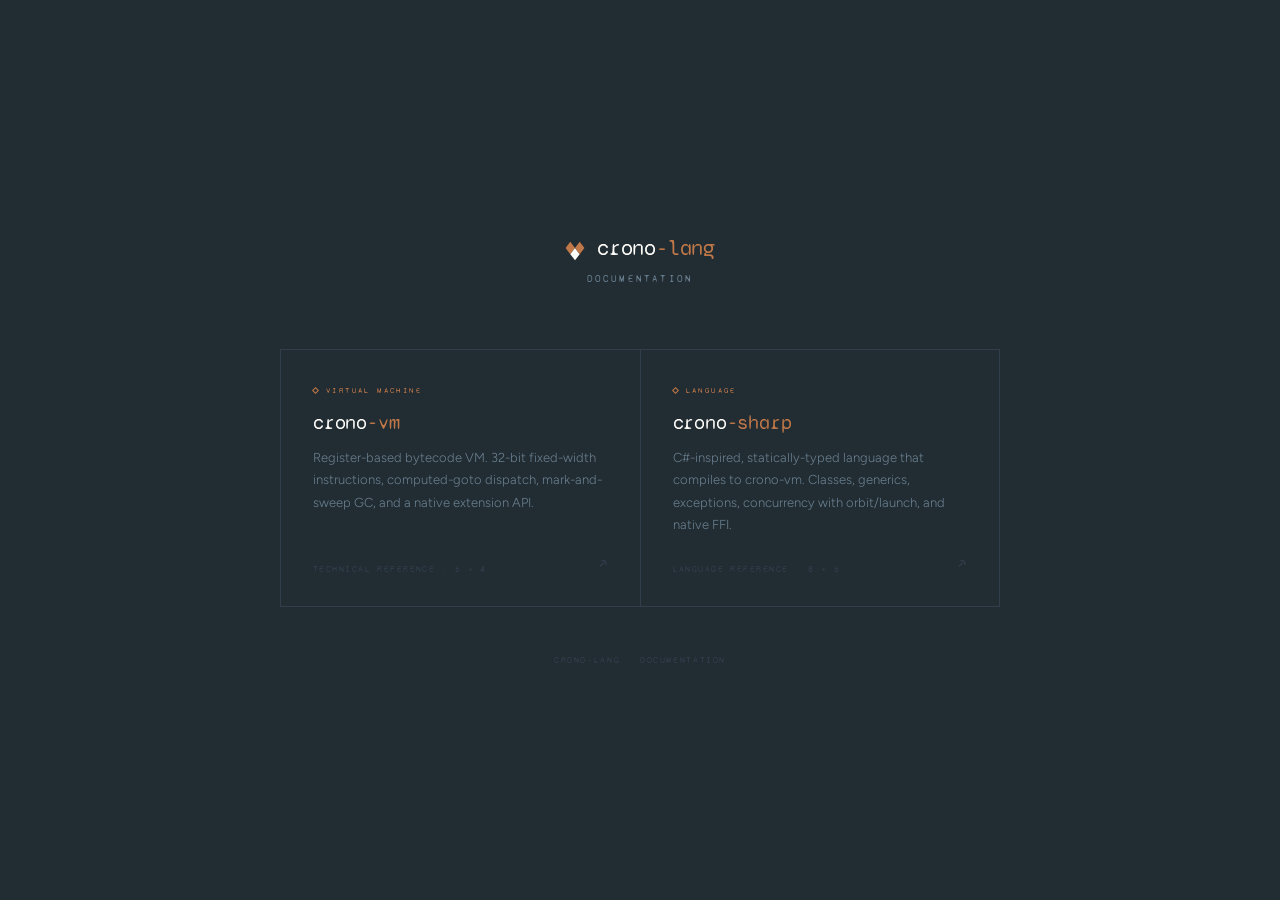
<file: index.html>
<!DOCTYPE html>
<html lang="en">
<head>
<meta charset="utf-8">
<meta name="viewport" content="width=device-width, initial-scale=1">
<title>crono-lang — documentation</title>
<link rel="preconnect" href="https://fonts.googleapis.com">
<link rel="preconnect" href="https://fonts.gstatic.com" crossorigin>
<link href="https://fonts.googleapis.com/css2?family=Syne+Mono&family=Figtree:wght@300;400;500&display=swap" rel="stylesheet">
<style>
:root {
  --void:    #222c33;
  --n2:      #29333e;
  --n3:      #313f4c;
  --n4:      #6a8090;
  --n5:      #ccd6e0;
  --vanilla: #fefdfa;
  --crono:   #c07848;
}

*, *::before, *::after { box-sizing: border-box; margin: 0; padding: 0; }

html, body {
  width: 100%;
  min-height: 100%;
  background: var(--void);
  font-family: 'Syne Mono', monospace;
  color: var(--n5);
}

body {
  display: flex;
  flex-direction: column;
  align-items: center;
  justify-content: center;
  min-height: 100vh;
  padding: 60px 24px;
}

/* ── header ── */
.logo {
  display: flex;
  align-items: center;
  gap: 12px;
  margin-bottom: 12px;
}

.logo-name {
  font-size: 22px;
  color: var(--vanilla);
  letter-spacing: -0.01em;
}

.logo-name .accent { color: var(--crono); }

.tagline {
  font-size: 10px;
  color: var(--n4);
  letter-spacing: 0.22em;
  text-transform: uppercase;
  margin-bottom: 64px;
  text-align: center;
}

/* ── cards ── */
.cards {
  display: flex;
  gap: 0;
  border: 1px solid var(--n3);
  max-width: 720px;
  width: 100%;
}

.card {
  flex: 1;
  display: flex;
  flex-direction: column;
  padding: 36px 32px 32px;
  text-decoration: none;
  color: inherit;
  border-right: 1px solid var(--n3);
  transition: background 0.15s;
  position: relative;
}

.card:last-child { border-right: none; }

.card:hover { background: var(--n2); }

.card-eyebrow {
  font-size: 8px;
  color: var(--crono);
  letter-spacing: 0.3em;
  text-transform: uppercase;
  margin-bottom: 16px;
  display: flex;
  align-items: center;
  gap: 8px;
}

.card-eyebrow::before {
  content: '';
  display: inline-block;
  width: 5px;
  height: 5px;
  border: 1px solid var(--crono);
  transform: rotate(45deg);
  flex-shrink: 0;
}

.card-title {
  font-size: 20px;
  color: var(--vanilla);
  letter-spacing: -0.01em;
  line-height: 1.2;
  margin-bottom: 12px;
}

.card-title .accent { color: var(--crono); }

.card-desc {
  font-family: 'Figtree', sans-serif;
  font-size: 13px;
  color: var(--n4);
  line-height: 1.7;
  font-weight: 300;
  flex: 1;
  margin-bottom: 28px;
}

.card-meta {
  font-size: 9px;
  color: var(--n3);
  letter-spacing: 0.16em;
  text-transform: uppercase;
}

.card-arrow {
  position: absolute;
  bottom: 32px;
  right: 32px;
  font-size: 18px;
  color: var(--n3);
  transition: color 0.15s, transform 0.15s;
}

.card:hover .card-arrow {
  color: var(--crono);
  transform: translate(3px, -3px);
}

/* ── footer ── */
.footer {
  margin-top: 48px;
  font-size: 9px;
  color: var(--n3);
  letter-spacing: 0.18em;
  text-transform: uppercase;
}

/* mobile */
@media (max-width: 540px) {
  .cards { flex-direction: column; }
  .card { border-right: none; border-bottom: 1px solid var(--n3); }
  .card:last-child { border-bottom: none; }
}
</style>
</head>
<body>

<div class="logo">
  <svg width="20" height="26" viewBox="-2 -2 24 24" preserveAspectRatio="none" aria-hidden="true">
    <g transform="rotate(-45,10,10)">
      <rect x="2"  y="2"  width="8" height="8" fill="#c07848"/>
      <rect x="2"  y="10" width="8" height="8" fill="#fefdfa"/>
      <rect x="10" y="10" width="8" height="8" fill="#c07848"/>
    </g>
  </svg>
  <div class="logo-name">crono<span class="accent">-lang</span></div>
</div>

<div class="tagline">documentation</div>

<div class="cards">

  <a href="/vm" class="card">
    <div class="card-eyebrow">virtual machine</div>
    <div class="card-title">crono<span class="accent">-vm</span></div>
    <div class="card-desc">
      Register-based bytecode VM. 32-bit fixed-width instructions, computed-goto dispatch, mark-and-sweep GC, and a native extension API.
    </div>
    <div class="card-meta">technical reference · 6 × 4</div>
    <div class="card-arrow">↗</div>
  </a>

  <a href="/sharp" class="card">
    <div class="card-eyebrow">language</div>
    <div class="card-title">crono<span class="accent">-sharp</span></div>
    <div class="card-desc">
      C#-inspired, statically-typed language that compiles to crono-vm. Classes, generics, exceptions, concurrency with orbit/launch, and native FFI.
    </div>
    <div class="card-meta">language reference · 8 × 6</div>
    <div class="card-arrow">↗</div>
  </a>

</div>

<div class="footer">crono-lang · documentation</div>

</body>
</html>
</file>
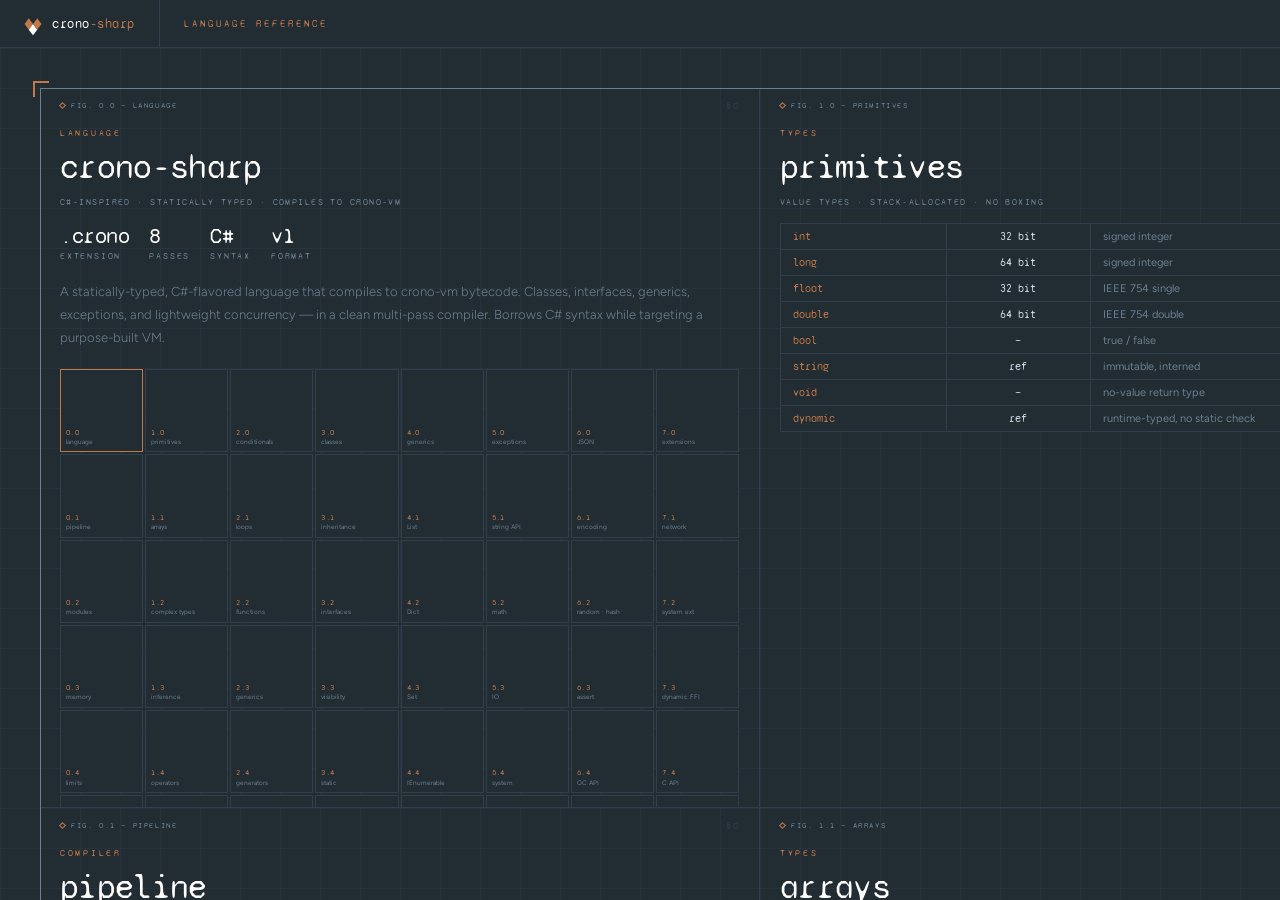
<file: crono-sharp.html>
<!DOCTYPE html>
<html lang="en">
<head>
<meta charset="utf-8">
<meta name="viewport" content="width=device-width, initial-scale=1">
<title>crono-sharp — language reference</title>
<link rel="preconnect" href="https://fonts.googleapis.com">
<link rel="preconnect" href="https://fonts.gstatic.com" crossorigin>
<link href="https://fonts.googleapis.com/css2?family=Syne+Mono&family=Figtree:wght@300;400;500&display=swap" rel="stylesheet">
<link rel="stylesheet" href="crono-canvas.css">
</head>
<body>

<div id="wrap" class="wrap">

  <nav class="nav">
    <a href="/" class="nav-logo">
      <svg width="18" height="24" viewBox="-2 -2 24 24" preserveAspectRatio="none" aria-hidden="true">
        <g transform="rotate(-45,10,10)">
          <rect x="2"  y="2"  width="8" height="8" fill="#c07848"/>
          <rect x="2"  y="10" width="8" height="8" fill="#fefdfa"/>
          <rect x="10" y="10" width="8" height="8" fill="#c07848"/>
        </g>
      </svg>
      <span>crono<span class="accent">-sharp</span></span>
    </a>
    <div class="nav-section">language reference</div>
  </nav>

  <div id="canvas" class="canvas" data-cols="8" data-rows="6">

    <div class="frame">
      <div class="cbr cbr--tl"></div>
      <div class="cbr cbr--tr"></div>
      <div class="cbr cbr--bl"></div>
      <div class="cbr cbr--br"></div>
      <div class="tick tick--tc"></div>
      <div class="tick tick--bc"></div>
      <div class="tick tick--lc"></div>
      <div class="tick tick--rc"></div>
    </div>

    <!-- ════════════════════════════════ COL 0 — Generalities ════════════ -->

    <crono-quad col="0" row="0" fig="fig. 0.0 — language" sec="§0">
      <div class="tag">language</div>
      <div class="cell-title">crono<span class="accent">-sharp</span></div>
      <div class="cell-sub">C#-inspired · statically typed · compiles to crono-vm</div>
      <div class="stats">
        <div class="stat"><div class="stat-v">.crono</div><div class="stat-k">extension</div></div>
        <div class="stat"><div class="stat-v">8</div><div class="stat-k">passes</div></div>
        <div class="stat"><div class="stat-v">C#</div><div class="stat-k">syntax</div></div>
        <div class="stat"><div class="stat-v">v1</div><div class="stat-k">format</div></div>
      </div>
      <div class="cell-body">A statically-typed, C#-flavored language that compiles to crono-vm bytecode. Classes, interfaces, generics, exceptions, and lightweight concurrency — in a clean multi-pass compiler. Borrows C# syntax while targeting a purpose-built VM.</div>
      <div class="minimap"><div class="mm-grid"></div></div>
    </crono-quad>

    <crono-quad col="0" row="1" fig="fig. 0.1 — pipeline" sec="§0">
      <div class="tag">compiler</div>
      <div class="cell-title">pipeline</div>
      <div class="cell-sub">source → 8 passes → bytecode</div>
      <div class="arch">
        <div class="arch-node"><div class="atag">input</div>source (.crono)</div>
        <div class="arch-conn"></div>
        <div class="arch-node"><div class="atag">pass 1–2</div>Scanner → Parser → AST</div>
        <div class="arch-conn"></div>
        <div class="arch-node"><div class="atag">pass 3–4</div>Symbol Binding → Type Checker</div>
        <div class="arch-conn"></div>
        <div class="arch-node"><div class="atag">pass 5</div>Lowering — generators → state machines · foreach expansion</div>
        <div class="arch-conn"></div>
        <div class="arch-node"><div class="atag">pass 6–7</div>Symbol Binding + Type Checker (re-run post-lowering)</div>
        <div class="arch-conn"></div>
        <div class="arch-node"><div class="atag">pass 8</div>MIR Lowerer → MIR VM Lowerer → bytecode</div>
      </div>
      <div class="note">Passes 3–4 run twice — before and after AST transforms — so generators and foreach expansions are fully type-checked.</div>
    </crono-quad>

    <crono-quad col="0" row="2" fig="fig. 0.2 — modules" sec="§0">
      <div class="tag">modules</div>
      <div class="cell-title">imports</div>
      <div class="cell-sub">multi-file · extension loading</div>
      <div class="code"><span class="cm">// merge another .crono file into this compilation unit</span>
<span class="kw">import</span> <span class="st">"math_utils.crono"</span>;
<span class="kw">import</span> <span class="st">"collections/linked_list.crono"</span>;

<span class="cm">// load a native C++ extension at runtime</span>
<span class="kw">extension</span> <span class="st">"crono_websocket"</span>;
<span class="kw">extension</span> <span class="st">"crono_http"</span>;</div>
      <div class="kv-list">
        <div class="kv-row"><div class="kv-k">import</div><div class="kv-v">merges .crono file; symbols share scope</div></div>
        <div class="kv-row"><div class="kv-k">extension</div><div class="kv-v">loads native C++ module at runtime</div></div>
        <div class="kv-row"><div class="kv-k">resolution</div><div class="kv-v">relative path from script file</div></div>
        <div class="kv-row"><div class="kv-k">multiple</div><div class="kv-v">supported; circular imports are not</div></div>
      </div>
    </crono-quad>

    <crono-quad col="0" row="3" fig="fig. 0.3 — memory" sec="§0">
      <div class="tag">runtime</div>
      <div class="cell-title">memory &amp; GC</div>
      <div class="cell-sub">mark-and-sweep · precise roots · string interning</div>
      <div class="cell-body">Primitives (int, long, float, double, bool) are stored by value in VM registers. Objects, strings, and arrays are heap-allocated reference types tracked by the garbage collector.</div>
      <div class="kv-list">
        <div class="kv-row"><div class="kv-k">algorithm</div><div class="kv-v">mark-and-sweep</div></div>
        <div class="kv-row"><div class="kv-k">roots</div><div class="kv-v">precise — all live references are known</div></div>
        <div class="kv-row"><div class="kv-k">strings</div><div class="kv-v">interned — identical literals share one object</div></div>
        <div class="kv-row"><div class="kv-k">value types</div><div class="kv-v">int · long · float · double · bool</div></div>
        <div class="kv-row"><div class="kv-k">reference types</div><div class="kv-v">string · object · array · dynamic</div></div>
        <div class="kv-row"><div class="kv-k">GC API</div><div class="kv-v">GC.GetAllocatedBytes() · GC.GetObjectCount()</div></div>
      </div>
    </crono-quad>

    <crono-quad col="0" row="4" fig="fig. 0.4 — limits" sec="§0">
      <div class="tag">compatibility</div>
      <div class="cell-title">vs C#</div>
      <div class="cell-sub">what's in · what's out</div>
      <div class="op-table">
        <div class="op-head">
          <div class="op-h">in crono-sharp</div>
          <div class="op-h">not implemented</div>
          <div class="op-h"></div>
        </div>
        <div class="op-row"><div class="op-c">classes + interfaces</div><div class="op-c">get/set properties</div><div class="op-c"></div></div>
        <div class="op-row"><div class="op-c">generics (monomorphic)</div><div class="op-c">delegates / events</div><div class="op-c"></div></div>
        <div class="op-row"><div class="op-c">try / catch / finally</div><div class="op-c">LINQ</div><div class="op-c"></div></div>
        <div class="op-row"><div class="op-c">string interpolation</div><div class="op-c">async/await → orbit instead</div><div class="op-c"></div></div>
        <div class="op-row"><div class="op-c">nullable T?</div><div class="op-c">operator overloading</div><div class="op-c"></div></div>
        <div class="op-row"><div class="op-c">var · const · dynamic</div><div class="op-c">pattern matching / tuples</div><div class="op-c"></div></div>
        <div class="op-row"><div class="op-c">orbit / launch / channels</div><div class="op-c">?.  ??  null-aware operators</div><div class="op-c"></div></div>
        <div class="op-row"><div class="op-c">params variadic</div><div class="op-c">reflection · attributes</div><div class="op-c"></div></div>
      </div>
    </crono-quad>

    <crono-quad col="0" row="5" fig="fig. 0.5 — hello world" sec="§0">
      <div class="tag">example</div>
      <div class="cell-title">hello, world</div>
      <div class="cell-sub">first program · classes · interpolation</div>
      <div class="code"><span class="kw">class</span> Greeter {
    <span class="kw">public string</span> name;

    <span class="kw">void</span> init(<span class="kw">string</span> n) {
        <span class="kw">this</span>.name = n;
    }

    <span class="kw">string</span> greet() {
        <span class="kw">return</span> <span class="st">"Hello, ${this.name}!"</span>;
    }
}

Greeter g = <span class="kw">new</span> Greeter();
g.init(<span class="st">"crono"</span>);
print(g.greet());   <span class="cm">// → Hello, crono!</span>

<span class="kw">var</span> msg = g.greet();      <span class="cm">// type inferred</span>
<span class="kw">const int</span> VER = <span class="num">1</span>;        <span class="cm">// immutable</span></div>
    </crono-quad>

    <!-- ════════════════════════════════ COL 1 — Types ═══════════════════ -->

    <crono-quad col="1" row="0" fig="fig. 1.0 — primitives" sec="§1">
      <div class="tag">types</div>
      <div class="cell-title">primitives</div>
      <div class="cell-sub">value types · stack-allocated · no boxing</div>
      <div class="type-table">
        <div class="type-row"><div class="type-c">int</div><div class="type-c center">32 bit</div><div class="type-c">signed integer</div></div>
        <div class="type-row"><div class="type-c">long</div><div class="type-c center">64 bit</div><div class="type-c">signed integer</div></div>
        <div class="type-row"><div class="type-c">float</div><div class="type-c center">32 bit</div><div class="type-c">IEEE 754 single</div></div>
        <div class="type-row"><div class="type-c">double</div><div class="type-c center">64 bit</div><div class="type-c">IEEE 754 double</div></div>
        <div class="type-row"><div class="type-c">bool</div><div class="type-c center">—</div><div class="type-c">true / false</div></div>
        <div class="type-row"><div class="type-c">string</div><div class="type-c center">ref</div><div class="type-c">immutable, interned</div></div>
        <div class="type-row"><div class="type-c">void</div><div class="type-c center">—</div><div class="type-c">no-value return type</div></div>
        <div class="type-row"><div class="type-c">dynamic</div><div class="type-c center">ref</div><div class="type-c">runtime-typed, no static check</div></div>
      </div>
    </crono-quad>

    <crono-quad col="1" row="1" fig="fig. 1.1 — arrays" sec="§1">
      <div class="tag">types</div>
      <div class="cell-title">arrays</div>
      <div class="cell-sub">T[] · fixed-size · multidimensional · Array.*</div>
      <div class="code"><span class="cm">// literal</span>
<span class="kw">int</span>[] nums  = [<span class="num">1</span>, <span class="num">2</span>, <span class="num">3</span>];
<span class="kw">string</span>[] words = [<span class="st">"a"</span>, <span class="st">"b"</span>];

<span class="cm">// access</span>
<span class="kw">int</span> x = nums[<span class="num">0</span>];
nums[<span class="num">1</span>] = <span class="num">99</span>;
<span class="kw">int</span> len = Array.Count(nums);

<span class="cm">// multidimensional</span>
<span class="kw">int</span>[][] grid = [[<span class="num">1</span>,<span class="num">2</span>],[<span class="num">3</span>,<span class="num">4</span>]];
<span class="kw">int</span> v = grid[<span class="num">0</span>][<span class="num">1</span>];  <span class="cm">// → 2</span>

<span class="cm">// foreach</span>
<span class="kw">foreach</span> (<span class="kw">int</span> n <span class="kw">in</span> nums) { print(n); }</div>
      <div class="note">Arrays are fixed-size. For resizable sequences use List&lt;T&gt;. Out-of-bounds access throws at runtime.</div>
    </crono-quad>

    <crono-quad col="1" row="2" fig="fig. 1.2 — complex types" sec="§1">
      <div class="tag">types</div>
      <div class="cell-title">complex types</div>
      <div class="cell-sub">class · interface · nullable · generic</div>
      <div class="code"><span class="cm">// class instance</span>
Animal a = <span class="kw">new</span> Animal();

<span class="cm">// interface reference</span>
IGreeter g = <span class="kw">new</span> Hello();

<span class="cm">// nullable T? — may hold nil</span>
<span class="kw">string</span>? name = <span class="kw">nil</span>;
<span class="kw">if</span> (name != <span class="kw">nil</span>) { print(name); }

<span class="cm">// generic collections</span>
List&lt;<span class="kw">int</span>&gt; items = List.New&lt;<span class="kw">int</span>&gt;();
Dict&lt;<span class="kw">string</span>&gt; map  = Dict.New&lt;<span class="kw">string</span>&gt;();

<span class="cm">// dynamic</span>
<span class="kw">dynamic</span> data = JSON.Parse(json);
<span class="kw">string</span> val   = data[<span class="st">"key"</span>];</div>
    </crono-quad>

    <crono-quad col="1" row="3" fig="fig. 1.3 — inference" sec="§1">
      <div class="tag">types</div>
      <div class="cell-title">inference</div>
      <div class="cell-sub">var · const · dynamic · type locking</div>
      <div class="code"><span class="cm">// var — inferred at declaration, then locked</span>
<span class="kw">var</span> x     = <span class="num">42</span>;          <span class="cm">// int</span>
<span class="kw">var</span> name  = <span class="st">"Rex"</span>;       <span class="cm">// string</span>
<span class="kw">var</span> items = List.New&lt;<span class="kw">int</span>&gt;();

<span class="cm">// const — immutable, must initialize</span>
<span class="kw">const int</span>    MAX = <span class="num">100</span>;
<span class="kw">const string</span> APP = <span class="st">"crono-sharp"</span>;

<span class="cm">// dynamic — no static type checking</span>
<span class="kw">dynamic</span> obj    = JSON.Parse(json);
<span class="kw">dynamic</span> result = obj[<span class="st">"status"</span>];</div>
      <div class="note">var locks to the inferred type — assigning a different type later is a compile error. dynamic opts out of all static checks.</div>
    </crono-quad>

    <crono-quad col="1" row="4" fig="fig. 1.4 — operators" sec="§1">
      <div class="tag">operators</div>
      <div class="cell-title">operators</div>
      <div class="cell-sub">arithmetic · logic · bitwise · compound</div>
      <div class="kv-list">
        <div class="kv-row"><div class="kv-k">arithmetic</div><div class="kv-v">+  -  *  /  %</div></div>
        <div class="kv-row"><div class="kv-k">comparison</div><div class="kv-v">==  !=  &lt;  &lt;=  &gt;  &gt;=</div></div>
        <div class="kv-row"><div class="kv-k">logical</div><div class="kv-v">&amp;&amp;  ||  !</div></div>
        <div class="kv-row"><div class="kv-k">bitwise</div><div class="kv-v">&amp;  |  ^  ~  &lt;&lt;  &gt;&gt;</div></div>
        <div class="kv-row"><div class="kv-k">assignment</div><div class="kv-v">=  +=  -=  *=  /=  %=</div></div>
        <div class="kv-row"><div class="kv-k">unary</div><div class="kv-v">-  !  ~  ++  --  (postfix)</div></div>
        <div class="kv-row"><div class="kv-k">string +</div><div class="kv-v">concatenates two strings</div></div>
        <div class="kv-row"><div class="kv-k">not in crono#</div><div class="kv-v">?.  ??  overloading</div></div>
      </div>
    </crono-quad>

    <crono-quad col="1" row="5" fig="fig. 1.5 — strings" sec="§1">
      <div class="tag">types</div>
      <div class="cell-title">strings</div>
      <div class="cell-sub">interpolation · verbatim · String.*</div>
      <div class="code"><span class="cm">// interpolation</span>
<span class="kw">string</span> s = <span class="st">"${name} v${ver}"</span>;

<span class="cm">// verbatim (no escape processing)</span>
<span class="kw">string</span> p = @<span class="st">"C:\Users\file.txt"</span>;

<span class="cm">// String.*</span>
String.Length(s)
String.ToUpper(s)   String.ToLower(s)
String.Substring(s, start, len)
String.Contains(s, sub)
String.StartsWith(s, prefix)
String.IndexOf(s, sub)
String.Replace(s, from, to)
String.Trim(s)
String.Split(s, delim)
String.Join(arr, sep)
String.Format(template, ...)</div>
    </crono-quad>

    <!-- ════════════════════════════════ COL 2 — Control Flow ══════════ -->

    <crono-quad col="2" row="0" fig="fig. 2.0 — conditionals" sec="§2">
      <div class="tag">control flow</div>
      <div class="cell-title">conditionals</div>
      <div class="cell-sub">if · else if · else</div>
      <div class="code"><span class="kw">if</span> (x > <span class="num">0</span>) {
    print(<span class="st">"positive"</span>);
} <span class="kw">else if</span> (x == <span class="num">0</span>) {
    print(<span class="st">"zero"</span>);
} <span class="kw">else</span> {
    print(<span class="st">"negative"</span>);
}

<span class="cm">// condition must be bool</span>
<span class="kw">bool</span> ok = check();
<span class="kw">if</span> (!ok) { <span class="kw">return</span>; }

<span class="cm">// nil check on nullable</span>
<span class="kw">string</span>? name = getName();
<span class="kw">if</span> (name != <span class="kw">nil</span>) {
    print(name);
}</div>
      <div class="note">No switch/case, no ternary operator. Condition expressions must evaluate to bool — no implicit truthiness.</div>
    </crono-quad>

    <crono-quad col="2" row="1" fig="fig. 2.1 — loops" sec="§2">
      <div class="tag">control flow</div>
      <div class="cell-title">loops</div>
      <div class="cell-sub">for · while · foreach · break · continue</div>
      <div class="code"><span class="cm">// classic for</span>
<span class="kw">for</span> (<span class="kw">int</span> i = <span class="num">0</span>; i < <span class="num">10</span>; i++) {
    <span class="kw">if</span> (i == <span class="num">5</span>) <span class="kw">continue</span>;
    <span class="kw">if</span> (i == <span class="num">8</span>) <span class="kw">break</span>;
    print(i);
}

<span class="cm">// while</span>
<span class="kw">while</span> (queue.Count() > <span class="num">0</span>) {
    process(queue.Get(<span class="num">0</span>));
    queue.Remove(<span class="num">0</span>);
}

<span class="cm">// foreach — arrays and IEnumerable</span>
<span class="kw">foreach</span> (<span class="kw">string</span> item <span class="kw">in</span> names) {
    print(item);
}
<span class="kw">foreach</span> (<span class="kw">int</span> n <span class="kw">in</span> nums) {
    total = total + n;
}</div>
    </crono-quad>

    <crono-quad col="2" row="2" fig="fig. 2.2 — functions" sec="§2">
      <div class="tag">functions</div>
      <div class="cell-title">functions</div>
      <div class="cell-sub">typed params · return types · void</div>
      <div class="code"><span class="cm">// typed return</span>
<span class="kw">int</span> add(<span class="kw">int</span> a, <span class="kw">int</span> b) {
    <span class="kw">return</span> a + b;
}

<span class="cm">// void</span>
<span class="kw">void</span> log(<span class="kw">string</span> msg) {
    print(<span class="st">"[LOG] "</span> + msg);
}

<span class="cm">// variadic params</span>
<span class="kw">string</span> fmt(<span class="kw">string</span> tpl, <span class="kw">params dynamic</span>... args) {
    <span class="kw">return</span> String.Format(tpl, args);
}

<span class="cm">// nullable return</span>
<span class="kw">string</span>? find(<span class="kw">string</span>[] list, <span class="kw">string</span> key) {
    <span class="kw">foreach</span> (<span class="kw">string</span> s <span class="kw">in</span> list) {
        <span class="kw">if</span> (s == key) <span class="kw">return</span> s;
    }
    <span class="kw">return</span> <span class="kw">nil</span>;
}</div>
    </crono-quad>

    <crono-quad col="2" row="3" fig="fig. 2.3 — generics" sec="§2">
      <div class="tag">functions</div>
      <div class="cell-title">generic functions</div>
      <div class="cell-sub">T inferred at call site · monomorphic</div>
      <div class="code"><span class="cm">// T inferred from argument</span>
T identity&lt;T&gt;(T x) {
    <span class="kw">return</span> x;
}
<span class="kw">int</span> n = identity(<span class="num">42</span>);       <span class="cm">// T = int</span>
<span class="kw">string</span> s = identity(<span class="st">"hi"</span>);  <span class="cm">// T = string</span>

<span class="cm">// generic + collections</span>
List&lt;T&gt; wrap&lt;T&gt;(T item) {
    List&lt;T&gt; l = List.New&lt;T&gt;();
    l.Add(item);
    <span class="kw">return</span> l;
}

<span class="cm">// multiple type params</span>
Dict&lt;V&gt; pair&lt;V&gt;(<span class="kw">string</span> k, V v) {
    Dict&lt;V&gt; d = Dict.New&lt;V&gt;();
    d.Set(k, v);
    <span class="kw">return</span> d;
}</div>
      <div class="note">Generics are monomorphic — no constraint system (no where T : IFoo). Type is inferred at each call site.</div>
    </crono-quad>

    <crono-quad col="2" row="4" fig="fig. 2.4 — generators" sec="§2">
      <div class="tag">async</div>
      <div class="cell-title">generators</div>
      <div class="cell-sub">yield · state machine · suspend &amp; resume</div>
      <div class="code"><span class="cm">// yield suspends execution</span>
<span class="kw">void</span> counter(<span class="kw">int</span> max) {
    <span class="kw">int</span> i = <span class="num">0</span>;
    <span class="kw">while</span> (i < max) {
        <span class="kw">yield</span>;        <span class="cm">// suspend here</span>
        print(i);
        i++;
    }
}

<span class="cm">// run via orbit — returns Channel&lt;void&gt;</span>
Channel&lt;<span class="kw">void</span>&gt; ch = <span class="kw">orbit</span> counter(<span class="num">5</span>);
ch.wait();            <span class="cm">// drives to completion</span></div>
      <div class="kv-list">
        <div class="kv-row"><div class="kv-k">yield</div><div class="kv-v">suspends function, saves locals to __state fields</div></div>
        <div class="kv-row"><div class="kv-k">lowering</div><div class="kv-v">compiler transforms to state machine class</div></div>
        <div class="kv-row"><div class="kv-k">orbit f()</div><div class="kv-v">spawns generator, returns Channel&lt;T&gt;</div></div>
        <div class="kv-row"><div class="kv-k">ch.wait()</div><div class="kv-v">blocks until generator finishes</div></div>
      </div>
    </crono-quad>

    <crono-quad col="2" row="5" fig="fig. 2.5 — example" sec="§2">
      <div class="tag">example</div>
      <div class="cell-title">flow example</div>
      <div class="cell-sub">primes · loops · functions · generics</div>
      <div class="code"><span class="kw">bool</span> isPrime(<span class="kw">int</span> n) {
    <span class="kw">if</span> (n < <span class="num">2</span>) <span class="kw">return false</span>;
    <span class="kw">int</span> i = <span class="num">2</span>;
    <span class="kw">while</span> (i * i <= n) {
        <span class="kw">if</span> (n % i == <span class="num">0</span>) <span class="kw">return false</span>;
        i++;
    }
    <span class="kw">return true</span>;
}

List&lt;<span class="kw">int</span>&gt; firstN&lt;T&gt;(<span class="kw">int</span> count) {
    List&lt;<span class="kw">int</span>&gt; primes = List.New&lt;<span class="kw">int</span>&gt;();
    <span class="kw">int</span> n = <span class="num">2</span>;
    <span class="kw">while</span> (primes.Count() < count) {
        <span class="kw">if</span> (isPrime(n)) primes.Add(n);
        n++;
    }
    <span class="kw">return</span> primes;
}

<span class="kw">foreach</span> (<span class="kw">int</span> p <span class="kw">in</span> firstN(<span class="num">10</span>)) {
    print(p);
}</div>
    </crono-quad>

    <!-- ════════════════════════════════ COL 3 — OOP ══════════════════════ -->

    <crono-quad col="3" row="0" fig="fig. 3.0 — classes" sec="§3">
      <div class="tag">oop</div>
      <div class="cell-title">classes</div>
      <div class="cell-sub">reference types · fields · methods · init</div>
      <div class="code"><span class="kw">class</span> Animal {
    <span class="kw">public string</span> name;
    <span class="kw">public int</span>    age;

    <span class="kw">void</span> init(<span class="kw">string</span> n, <span class="kw">int</span> a) {
        <span class="kw">this</span>.name = n;
        <span class="kw">this</span>.age  = a;
    }

    <span class="kw">string</span> describe() {
        <span class="kw">return</span> <span class="st">"${this.name} (${this.age})"</span>;
    }
}

Animal a = <span class="kw">new</span> Animal();
a.init(<span class="st">"Rex"</span>, <span class="num">3</span>);
print(a.describe());  <span class="cm">// → Rex (3)</span></div>
      <div class="kv-list">
        <div class="kv-row"><div class="kv-k">constructor</div><div class="kv-v">method named init() — call manually after new</div></div>
        <div class="kv-row"><div class="kv-k">this</div><div class="kv-v">reference to current instance</div></div>
        <div class="kv-row"><div class="kv-k">new</div><div class="kv-v">allocates on GC heap</div></div>
      </div>
    </crono-quad>

    <crono-quad col="3" row="1" fig="fig. 3.1 — inheritance" sec="§3">
      <div class="tag">oop</div>
      <div class="cell-title">inheritance</div>
      <div class="cell-sub">single · method override · virtual dispatch</div>
      <div class="code"><span class="kw">class</span> Dog : Animal {
    <span class="kw">public string</span> sound;

    <span class="kw">void</span> init(<span class="kw">string</span> n) {
        <span class="kw">this</span>.name  = n;
        <span class="kw">this</span>.age   = <span class="num">0</span>;
        <span class="kw">this</span>.sound = <span class="st">"Woof"</span>;
    }

    <span class="kw">string</span> describe() {  <span class="cm">// overrides Animal</span>
        <span class="kw">return</span> <span class="st">"${this.name}: ${this.sound}"</span>;
    }
}

Animal a = <span class="kw">new</span> Dog();
a.init(<span class="st">"Rex"</span>);
print(a.describe()); <span class="cm">// → Rex: Woof (virtual)</span></div>
      <div class="kv-list">
        <div class="kv-row"><div class="kv-k">syntax</div><div class="kv-v">class Child : Parent</div></div>
        <div class="kv-row"><div class="kv-k">override</div><div class="kv-v">same method name and signature</div></div>
        <div class="kv-row"><div class="kv-k">dispatch</div><div class="kv-v">virtual by default via vtable</div></div>
        <div class="kv-row"><div class="kv-k">multiple</div><div class="kv-v">not supported — single parent only</div></div>
        <div class="kv-row"><div class="kv-k">base call</div><div class="kv-v">not supported — call parent method directly</div></div>
      </div>
    </crono-quad>

    <crono-quad col="3" row="2" fig="fig. 3.2 — interfaces" sec="§3">
      <div class="tag">oop</div>
      <div class="cell-title">interfaces</div>
      <div class="cell-sub">method-only contracts · polymorphism · multiple</div>
      <div class="code"><span class="kw">interface</span> IGreeter {
    <span class="kw">string</span> Greet();
}

<span class="kw">interface</span> ISpeaker {
    <span class="kw">void</span> Speak();
}

<span class="cm">// class + interface(s)</span>
<span class="kw">class</span> Hello : Animal, IGreeter, ISpeaker {
    <span class="kw">string</span> Greet() {
        <span class="kw">return</span> <span class="st">"Hello, ${this.name}!"</span>;
    }
    <span class="kw">void</span> Speak() { print(<span class="kw">this</span>.Greet()); }
}

<span class="cm">// interface reference (polymorphism)</span>
IGreeter g = <span class="kw">new</span> Hello();
g.init(<span class="st">"world"</span>);
print(g.Greet());</div>
      <div class="note">Interfaces are method-only — no fields. A class may combine one parent and any number of interfaces: class Foo : Bar, IOne, ITwo.</div>
    </crono-quad>

    <crono-quad col="3" row="3" fig="fig. 3.3 — visibility" sec="§3">
      <div class="tag">oop</div>
      <div class="cell-title">visibility</div>
      <div class="cell-sub">public · private · space</div>
      <div class="code"><span class="kw">class</span> Account {
    <span class="kw">private int</span>    balance;   <span class="cm">// class only</span>
    <span class="kw">public string</span>  owner;     <span class="cm">// everywhere</span>
    <span class="kw">space string</span>   tag;       <span class="cm">// same file</span>

    <span class="kw">public void</span> deposit(<span class="kw">int</span> amount) {
        <span class="kw">this</span>.balance = <span class="kw">this</span>.balance + amount;
    }

    <span class="kw">private bool</span> canWithdraw(<span class="kw">int</span> n) {
        <span class="kw">return this</span>.balance >= n;
    }
}</div>
      <div class="kv-list">
        <div class="kv-row"><div class="kv-k">public</div><div class="kv-v">accessible from anywhere</div></div>
        <div class="kv-row"><div class="kv-k">private</div><div class="kv-v">accessible within this class only (default)</div></div>
        <div class="kv-row"><div class="kv-k">space</div><div class="kv-v">accessible within the same file/module</div></div>
      </div>
    </crono-quad>

    <crono-quad col="3" row="4" fig="fig. 3.4 — static" sec="§3">
      <div class="tag">oop</div>
      <div class="cell-title">static</div>
      <div class="cell-sub">class-level fields · methods · no this</div>
      <div class="code"><span class="kw">class</span> Counter {
    <span class="kw">private int</span>       count;
    <span class="kw">public static int</span> instances;

    <span class="kw">static</span> Counter Create() {
        Counter c = <span class="kw">new</span> Counter();
        Counter.instances = Counter.instances + <span class="num">1</span>;
        <span class="kw">return</span> c;
    }

    <span class="kw">void</span> increment() {
        <span class="kw">this</span>.count++;   <span class="cm">// this is valid here</span>
    }
}

Counter.Create();
print(Counter.instances);  <span class="cm">// → 1</span></div>
      <div class="kv-list">
        <div class="kv-row"><div class="kv-k">static field</div><div class="kv-v">shared across all instances</div></div>
        <div class="kv-row"><div class="kv-k">static method</div><div class="kv-v">no this — called as ClassName.Method()</div></div>
        <div class="kv-row"><div class="kv-k">access</div><div class="kv-v">ClassName.member — never instance.member</div></div>
      </div>
    </crono-quad>

    <crono-quad col="3" row="5" fig="fig. 3.5 — oop example" sec="§3">
      <div class="tag">example</div>
      <div class="cell-title">OOP example</div>
      <div class="cell-sub">inventory · classes · inheritance · interface</div>
      <div class="code"><span class="kw">interface</span> IDescribable {
    <span class="kw">string</span> Describe();
}

<span class="kw">class</span> Item : IDescribable {
    <span class="kw">public string</span> name;
    <span class="kw">public int</span>    qty;
    <span class="kw">void</span> init(<span class="kw">string</span> n, <span class="kw">int</span> q) {
        <span class="kw">this</span>.name = n; <span class="kw">this</span>.qty = q;
    }
    <span class="kw">string</span> Describe() {
        <span class="kw">return</span> <span class="st">"${this.name} ×${this.qty}"</span>;
    }
}

<span class="kw">class</span> Inventory {
    <span class="kw">private</span> List&lt;Item&gt; items;
    <span class="kw">void</span> init() { <span class="kw">this</span>.items = List.New&lt;Item&gt;(); }
    <span class="kw">void</span> add(Item i) { <span class="kw">this</span>.items.Add(i); }
    <span class="kw">void</span> print() {
        <span class="kw">foreach</span> (Item i <span class="kw">in this</span>.items) {
            print(i.Describe());
        }
    }
}</div>
    </crono-quad>

    <!-- ════════════════════════════════ COL 4 — Collections ════════════ -->

    <crono-quad col="4" row="0" fig="fig. 4.0 — generics" sec="§4">
      <div class="tag">generics</div>
      <div class="cell-title">generics</div>
      <div class="cell-sub">T syntax · monomorphic · call-site inference</div>
      <div class="cell-body">Generics in crono-sharp let functions and collections work across types without losing static type safety. The type parameter T is inferred at each call site from the argument types. No constraint system — T can be any type.</div>
      <div class="code"><span class="cm">// generic type instantiation</span>
List&lt;<span class="kw">int</span>&gt;    ints    = List.New&lt;<span class="kw">int</span>&gt;();
List&lt;<span class="kw">string</span>&gt; strs    = List.New&lt;<span class="kw">string</span>&gt;();
Dict&lt;<span class="kw">bool</span>&gt;   flags   = Dict.New&lt;<span class="kw">bool</span>&gt;();
Set&lt;Animal&gt;  animals = Set.New&lt;Animal&gt;();

<span class="cm">// generic function — T inferred</span>
T first&lt;T&gt;(List&lt;T&gt; list) {
    <span class="kw">return</span> list.Get(<span class="num">0</span>);
}
<span class="kw">int</span> n = first(ints);  <span class="cm">// T = int</span></div>
    </crono-quad>

    <crono-quad col="4" row="1" fig="fig. 4.1 — List" sec="§4">
      <div class="tag">collections</div>
      <div class="cell-title">List&lt;T&gt;</div>
      <div class="cell-sub">resizable · ordered · generic</div>
      <div class="code">List&lt;<span class="kw">int</span>&gt; l = List.New&lt;<span class="kw">int</span>&gt;();

l.Add(<span class="num">10</span>);
l.Add(<span class="num">20</span>);
l.Add(<span class="num">30</span>);

<span class="kw">int</span>  count = l.Count();       <span class="cm">// → 3</span>
<span class="kw">int</span>  val   = l.Get(<span class="num">1</span>);        <span class="cm">// → 20</span>
l.Set(<span class="num">1</span>, <span class="num">99</span>);                  <span class="cm">// [10, 99, 30]</span>
l.Remove(<span class="num">0</span>);                  <span class="cm">// [99, 30]</span>

<span class="cm">// With — returns new list with item appended</span>
List&lt;<span class="kw">int</span>&gt; l2 = l.With(<span class="num">42</span>);

<span class="cm">// iterate</span>
<span class="kw">foreach</span> (<span class="kw">int</span> n <span class="kw">in</span> l) { print(n); }</div>
      <div class="kv-list">
        <div class="kv-row"><div class="kv-k">New&lt;T&gt;()</div><div class="kv-v">create empty list</div></div>
        <div class="kv-row"><div class="kv-k">Add(v)</div><div class="kv-v">append to end</div></div>
        <div class="kv-row"><div class="kv-k">Get(i)</div><div class="kv-v">element at index (0-based)</div></div>
        <div class="kv-row"><div class="kv-k">Set(i,v)</div><div class="kv-v">replace element at index</div></div>
        <div class="kv-row"><div class="kv-k">Remove(i)</div><div class="kv-v">remove element at index</div></div>
        <div class="kv-row"><div class="kv-k">Count()</div><div class="kv-v">number of elements</div></div>
      </div>
    </crono-quad>

    <crono-quad col="4" row="2" fig="fig. 4.2 — Dict" sec="§4">
      <div class="tag">collections</div>
      <div class="cell-title">Dict&lt;V&gt;</div>
      <div class="cell-sub">string-keyed · generic value · hash map</div>
      <div class="code">Dict&lt;<span class="kw">int</span>&gt; scores = Dict.New&lt;<span class="kw">int</span>&gt;();

scores.Set(<span class="st">"alice"</span>, <span class="num">95</span>);
scores.Set(<span class="st">"bob"</span>,   <span class="num">87</span>);

<span class="kw">int</span>  s   = scores.Get(<span class="st">"alice"</span>);      <span class="cm">// → 95</span>
<span class="kw">bool</span> has = scores.ContainsKey(<span class="st">"bob"</span>); <span class="cm">// → true</span>
<span class="kw">int</span>  c   = scores.Count();             <span class="cm">// → 2</span>

List&lt;<span class="kw">string</span>&gt; keys = scores.Keys();
<span class="kw">foreach</span> (<span class="kw">string</span> k <span class="kw">in</span> keys) {
    print(<span class="st">"${k}: ${scores.Get(k)}"</span>);
}

scores.Remove(<span class="st">"bob"</span>);</div>
      <div class="kv-list">
        <div class="kv-row"><div class="kv-k">key type</div><div class="kv-v">always string</div></div>
        <div class="kv-row"><div class="kv-k">value type</div><div class="kv-v">generic V (any type)</div></div>
        <div class="kv-row"><div class="kv-k">Keys()</div><div class="kv-v">returns List&lt;string&gt;</div></div>
      </div>
    </crono-quad>

    <crono-quad col="4" row="3" fig="fig. 4.3 — Set" sec="§4">
      <div class="tag">collections</div>
      <div class="cell-title">Set&lt;T&gt;</div>
      <div class="cell-sub">unordered · unique elements</div>
      <div class="code">Set&lt;<span class="kw">string</span>&gt; seen = Set.New&lt;<span class="kw">string</span>&gt;();

seen.Add(<span class="st">"alpha"</span>);
seen.Add(<span class="st">"beta"</span>);
seen.Add(<span class="st">"alpha"</span>);  <span class="cm">// ignored — already in set</span>

<span class="kw">int</span>  c   = seen.Count();             <span class="cm">// → 2</span>
<span class="kw">bool</span> has = seen.Contains(<span class="st">"beta"</span>);   <span class="cm">// → true</span>
seen.Remove(<span class="st">"alpha"</span>);

List&lt;<span class="kw">string</span>&gt; items = seen.ToList();</div>
      <div class="kv-list">
        <div class="kv-row"><div class="kv-k">New&lt;T&gt;()</div><div class="kv-v">create empty set</div></div>
        <div class="kv-row"><div class="kv-k">Add(v)</div><div class="kv-v">insert; no-op if already present</div></div>
        <div class="kv-row"><div class="kv-k">Contains(v)</div><div class="kv-v">membership test</div></div>
        <div class="kv-row"><div class="kv-k">Remove(v)</div><div class="kv-v">delete element</div></div>
        <div class="kv-row"><div class="kv-k">ToList()</div><div class="kv-v">convert to List&lt;T&gt;</div></div>
        <div class="kv-row"><div class="kv-k">Count()</div><div class="kv-v">number of unique elements</div></div>
      </div>
    </crono-quad>

    <crono-quad col="4" row="4" fig="fig. 4.4 — IEnumerable" sec="§4">
      <div class="tag">collections</div>
      <div class="cell-title">IEnumerable</div>
      <div class="cell-sub">iterator protocol · foreach integration</div>
      <div class="cell-body">IEnumerable&lt;T&gt; is the iteration contract. Any class implementing it can be used in foreach. List&lt;T&gt; and Set&lt;T&gt; implement it; arrays support foreach natively.</div>
      <div class="code"><span class="cm">// custom iterable class</span>
<span class="kw">class</span> Range : IEnumerable&lt;<span class="kw">int</span>&gt; {
    <span class="kw">public int</span> from, to;
    <span class="kw">void</span> init(<span class="kw">int</span> f, <span class="kw">int</span> t) {
        <span class="kw">this</span>.from = f; <span class="kw">this</span>.to = t;
    }
    <span class="kw">int</span> Current()  { ... }
    <span class="kw">bool</span> MoveNext() { ... }
    <span class="kw">void</span> Reset()   { ... }
}

Range r = <span class="kw">new</span> Range();
r.init(<span class="num">1</span>, <span class="num">5</span>);
<span class="kw">foreach</span> (<span class="kw">int</span> n <span class="kw">in</span> r) { print(n); }</div>
    </crono-quad>

    <crono-quad col="4" row="5" fig="fig. 4.5 — collections example" sec="§4">
      <div class="tag">example</div>
      <div class="cell-title">word count</div>
      <div class="cell-sub">Dict · List · string ops</div>
      <div class="code"><span class="kw">string</span>[] words = String.Split(text, <span class="st">" "</span>);
Dict&lt;<span class="kw">int</span>&gt; freq = Dict.New&lt;<span class="kw">int</span>&gt;();

<span class="kw">foreach</span> (<span class="kw">string</span> w <span class="kw">in</span> words) {
    <span class="kw">string</span> key = String.ToLower(w);
    <span class="kw">if</span> (freq.ContainsKey(key)) {
        freq.Set(key, freq.Get(key) + <span class="num">1</span>);
    } <span class="kw">else</span> {
        freq.Set(key, <span class="num">1</span>);
    }
}

List&lt;<span class="kw">string</span>&gt; keys = freq.Keys();
<span class="kw">foreach</span> (<span class="kw">string</span> k <span class="kw">in</span> keys) {
    print(<span class="st">"${k}: ${freq.Get(k)}"</span>);
}</div>
    </crono-quad>

    <!-- ════════════════════════════════ COL 5 — Runtime ═════════════════ -->

    <crono-quad col="5" row="0" fig="fig. 5.0 — exceptions" sec="§5">
      <div class="tag">runtime</div>
      <div class="cell-title">exceptions</div>
      <div class="cell-sub">try · catch · finally · throw</div>
      <div class="code"><span class="kw">try</span> {
    <span class="kw">int</span> result = riskyOp();
    <span class="kw">if</span> (result < <span class="num">0</span>) {
        <span class="kw">throw new</span> Exception(<span class="st">"negative"</span>);
    }
} <span class="kw">catch</span> (Exception e) {
    print(<span class="st">"Error: "</span> + e.message);
} <span class="kw">finally</span> {
    cleanup();   <span class="cm">// always runs</span>
}

<span class="cm">// re-throw</span>
<span class="kw">try</span> {
    doWork();
} <span class="kw">catch</span> (Exception e) {
    log(e.message);
    <span class="kw">throw</span> e;
}</div>
      <div class="kv-list">
        <div class="kv-row"><div class="kv-k">throw</div><div class="kv-v">throws any Exception instance</div></div>
        <div class="kv-row"><div class="kv-k">catch</div><div class="kv-v">catches Exception base class only — no typed hierarchy</div></div>
        <div class="kv-row"><div class="kv-k">e.message</div><div class="kv-v">string message on the exception</div></div>
        <div class="kv-row"><div class="kv-k">finally</div><div class="kv-v">always executes, success or exception</div></div>
        <div class="kv-row"><div class="kv-k">propagation</div><div class="kv-v">unhandled exceptions bubble up the call stack</div></div>
      </div>
    </crono-quad>

    <crono-quad col="5" row="1" fig="fig. 5.1 — string API" sec="§5">
      <div class="tag">stdlib</div>
      <div class="cell-title">String.*</div>
      <div class="cell-sub">immutable operations · full API</div>
      <div class="op-table">
        <div class="op-head"><div class="op-h">method</div><div class="op-h">signature</div><div class="op-h">returns</div></div>
        <div class="op-row"><div class="op-c">Length</div><div class="op-c mono">String.Length(s)</div><div class="op-c">int</div></div>
        <div class="op-row"><div class="op-c">ToUpper</div><div class="op-c mono">String.ToUpper(s)</div><div class="op-c">string</div></div>
        <div class="op-row"><div class="op-c">ToLower</div><div class="op-c mono">String.ToLower(s)</div><div class="op-c">string</div></div>
        <div class="op-row"><div class="op-c">Substring</div><div class="op-c mono">String.Substring(s, start, len)</div><div class="op-c">string</div></div>
        <div class="op-row"><div class="op-c">Contains</div><div class="op-c mono">String.Contains(s, sub)</div><div class="op-c">bool</div></div>
        <div class="op-row"><div class="op-c">StartsWith</div><div class="op-c mono">String.StartsWith(s, prefix)</div><div class="op-c">bool</div></div>
        <div class="op-row"><div class="op-c">IndexOf</div><div class="op-c mono">String.IndexOf(s, sub)</div><div class="op-c">int</div></div>
        <div class="op-row"><div class="op-c">Replace</div><div class="op-c mono">String.Replace(s, from, to)</div><div class="op-c">string</div></div>
        <div class="op-row"><div class="op-c">Trim</div><div class="op-c mono">String.Trim(s)</div><div class="op-c">string</div></div>
        <div class="op-row"><div class="op-c">Split</div><div class="op-c mono">String.Split(s, delim)</div><div class="op-c">string[]</div></div>
        <div class="op-row"><div class="op-c">Join</div><div class="op-c mono">String.Join(arr, sep)</div><div class="op-c">string</div></div>
        <div class="op-row"><div class="op-c">Format</div><div class="op-c mono">String.Format(tpl, ...)</div><div class="op-c">string</div></div>
      </div>
    </crono-quad>

    <crono-quad col="5" row="2" fig="fig. 5.2 — math" sec="§5">
      <div class="tag">stdlib</div>
      <div class="cell-title">Math.*</div>
      <div class="cell-sub">arithmetic · trig · log · constants</div>
      <div class="op-table">
        <div class="op-head"><div class="op-h">method</div><div class="op-h">notes</div><div class="op-h"></div></div>
        <div class="op-row"><div class="op-c">Abs · Min · Max</div><div class="op-c">basic numeric</div><div class="op-c"></div></div>
        <div class="op-row"><div class="op-c">Sqrt · Pow</div><div class="op-c">Pow(base, exp)</div><div class="op-c"></div></div>
        <div class="op-row"><div class="op-c">Round · Floor · Ceil</div><div class="op-c">rounding</div><div class="op-c"></div></div>
        <div class="op-row"><div class="op-c">Sin · Cos · Tan</div><div class="op-c">radians</div><div class="op-c"></div></div>
        <div class="op-row"><div class="op-c">Asin · Acos · Atan</div><div class="op-c">inverse trig</div><div class="op-c"></div></div>
        <div class="op-row"><div class="op-c">Atan2(y, x)</div><div class="op-c">full-quadrant angle</div><div class="op-c"></div></div>
        <div class="op-row"><div class="op-c">Log · Log10 · Exp</div><div class="op-c">logarithm / exp</div><div class="op-c"></div></div>
        <div class="op-row"><div class="op-c">PI · E</div><div class="op-c">constants (double)</div><div class="op-c"></div></div>
      </div>
    </crono-quad>

    <crono-quad col="5" row="3" fig="fig. 5.3 — IO" sec="§5">
      <div class="tag">stdlib</div>
      <div class="cell-title">IO.*</div>
      <div class="cell-sub">files · directories · paths</div>
      <div class="code"><span class="cm">// files</span>
<span class="kw">string</span> text = IO.ReadFile(<span class="st">"data.txt"</span>);
IO.WriteFile(<span class="st">"out.txt"</span>, text);
IO.AppendFile(<span class="st">"log.txt"</span>, <span class="st">"entry\n"</span>);
<span class="kw">bool</span> ok = IO.FileExists(<span class="st">"data.txt"</span>);
IO.DeleteFile(<span class="st">"tmp.txt"</span>);

<span class="cm">// directories</span>
List&lt;<span class="kw">string</span>&gt; files = IO.ListDirectory(<span class="st">"./"</span>);
IO.CreateDirectory(<span class="st">"output/"</span>);
<span class="kw">bool</span> d = IO.DirectoryExists(<span class="st">"output/"</span>);

<span class="cm">// paths</span>
<span class="kw">string</span> full = Path.Combine(<span class="st">"a"</span>, <span class="st">"b.txt"</span>);
<span class="kw">string</span> dir  = Path.GetDirectoryName(full);</div>
    </crono-quad>

    <crono-quad col="5" row="4" fig="fig. 5.4 — system" sec="§5">
      <div class="tag">stdlib</div>
      <div class="cell-title">Console · System · Time</div>
      <div class="cell-sub">I/O · environment · timing</div>
      <div class="code"><span class="cm">// Console</span>
Console.Print(<span class="st">"hello"</span>);
<span class="kw">string</span> line = Console.ReadLine();
<span class="kw">string</span> all  = Console.ReadAll();
<span class="kw">string</span>? ln  = Console.ReadLineTimeout(<span class="num">500</span>);

<span class="cm">// System</span>
<span class="kw">string</span>[] args = System.Args();
<span class="kw">string</span> home   = System.GetEnv(<span class="st">"HOME"</span>);
<span class="kw">string</span> path   = System.ScriptPath();
System.Execute(<span class="st">"ls -la"</span>);
System.Exit(<span class="num">0</span>);

<span class="cm">// Time</span>
<span class="kw">double</span> now = Time.Now();
Time.Sleep(<span class="num">100</span>);          <span class="cm">// milliseconds</span>
<span class="kw">long</span> ms    = Time.GetTicksMs();
<span class="kw">string</span> ts  = Time.Format(now, <span class="st">"%Y-%m-%d"</span>);</div>
    </crono-quad>

    <crono-quad col="5" row="5" fig="fig. 5.5 — concurrency" sec="§5">
      <div class="tag">concurrency</div>
      <div class="cell-title">concurrency</div>
      <div class="cell-sub">orbit · launch · Channel&lt;T&gt;</div>
      <div class="code"><span class="cm">// orbit — coroutine, returns Channel&lt;T&gt;</span>
<span class="kw">int</span> compute(<span class="kw">int</span> n) {
    Time.Sleep(<span class="num">10</span>);
    <span class="kw">return</span> n * n;
}
Channel&lt;<span class="kw">int</span>&gt; ch = <span class="kw">orbit</span> compute(<span class="num">5</span>);
<span class="kw">int</span> result = ch.wait();   <span class="cm">// → 25</span>

<span class="cm">// launch — fire-and-forget thread</span>
<span class="kw">void</span> worker() { print(<span class="st">"background"</span>); }
<span class="kw">launch</span> worker();

<span class="cm">// channel messaging</span>
Channel&lt;<span class="kw">string</span>&gt; pipe = Channel.New&lt;<span class="kw">string</span>&gt;();
pipe.send(<span class="st">"hello"</span>);
<span class="kw">string</span> msg = pipe.wait();</div>
      <div class="kv-list">
        <div class="kv-row"><div class="kv-k">orbit f()</div><div class="kv-v">spawns coroutine, returns Channel&lt;T&gt;</div></div>
        <div class="kv-row"><div class="kv-k">launch f()</div><div class="kv-v">spawns thread, no return value</div></div>
        <div class="kv-row"><div class="kv-k">ch.wait()</div><div class="kv-v">blocks until value is ready</div></div>
        <div class="kv-row"><div class="kv-k">ch.send(v)</div><div class="kv-v">delivers value to channel</div></div>
      </div>
    </crono-quad>

    <!-- ════════════════════════════════ COL 6 — Standard Library ═══════ -->

    <crono-quad col="6" row="0" fig="fig. 6.0 — JSON" sec="§6">
      <div class="tag">stdlib</div>
      <div class="cell-title">JSON</div>
      <div class="cell-sub">parse · serialize · path navigation</div>
      <div class="code"><span class="cm">// parse JSON string → dynamic</span>
<span class="kw">dynamic</span> obj = JSON.Parse(<span class="st">'{"name":"crono","v":1}'</span>);
<span class="kw">string</span> name = obj[<span class="st">"name"</span>];  <span class="cm">// → "crono"</span>
<span class="kw">int</span>    v    = obj[<span class="st">"v"</span>];     <span class="cm">// → 1</span>

<span class="cm">// serialize Dict → JSON string</span>
Dict&lt;<span class="kw">string</span>&gt; d = Dict.New&lt;<span class="kw">string</span>&gt;();
d.Set(<span class="st">"status"</span>, <span class="st">"ok"</span>);
<span class="kw">string</span> json = JSON.Serialize(d);

<span class="cm">// deep path navigation</span>
<span class="kw">dynamic</span> data = JSON.Parse(nested);
<span class="kw">dynamic</span> city = JSON.Path(data, <span class="st">"user.address.city"</span>);</div>
      <div class="kv-list">
        <div class="kv-row"><div class="kv-k">JSON.Parse</div><div class="kv-v">string → dynamic (Dict-like)</div></div>
        <div class="kv-row"><div class="kv-k">JSON.Serialize</div><div class="kv-v">object/Dict → JSON string</div></div>
        <div class="kv-row"><div class="kv-k">JSON.Path</div><div class="kv-v">dot-path navigation on parsed JSON</div></div>
      </div>
    </crono-quad>

    <crono-quad col="6" row="1" fig="fig. 6.1 — encoding" sec="§6">
      <div class="tag">stdlib</div>
      <div class="cell-title">Encoding</div>
      <div class="cell-sub">Base64 · Hex · HMAC-SHA256</div>
      <div class="code"><span class="cm">// Base64</span>
<span class="kw">string</span> b64 = Encoding.Base64Encode(data);
<span class="kw">string</span> raw = Encoding.Base64Decode(b64);

<span class="cm">// Hex</span>
<span class="kw">string</span> hex = Encoding.HexEncode(bytes);

<span class="cm">// HMAC-SHA256</span>
<span class="kw">string</span> mac = Encoding.HmacSha256(key, message);</div>
      <div class="kv-list">
        <div class="kv-row"><div class="kv-k">Base64Encode</div><div class="kv-v">bytes/string → base64 string</div></div>
        <div class="kv-row"><div class="kv-k">Base64Decode</div><div class="kv-v">base64 string → original bytes</div></div>
        <div class="kv-row"><div class="kv-k">HexEncode</div><div class="kv-v">bytes → lowercase hex string</div></div>
        <div class="kv-row"><div class="kv-k">HmacSha256</div><div class="kv-v">key + message → MAC string</div></div>
      </div>
    </crono-quad>

    <crono-quad col="6" row="2" fig="fig. 6.2 — random · hash" sec="§6">
      <div class="tag">stdlib</div>
      <div class="cell-title">Random · Hash</div>
      <div class="cell-sub">pseudo-random · seeding · hashing</div>
      <div class="code"><span class="cm">// Random</span>
<span class="kw">int</span>    n = Random.NextInt(<span class="num">0</span>, <span class="num">100</span>);
<span class="kw">double</span> d = Random.NextDouble();
Random.Seed(<span class="num">42</span>);       <span class="cm">// deterministic</span>

<span class="cm">// Hash</span>
<span class="kw">int</span> h = Hash.Fnv1a(<span class="st">"hello"</span>);</div>
      <div class="kv-list">
        <div class="kv-row"><div class="kv-k">Random.NextInt(lo, hi)</div><div class="kv-v">int in [lo, hi)</div></div>
        <div class="kv-row"><div class="kv-k">Random.NextDouble()</div><div class="kv-v">double in [0.0, 1.0)</div></div>
        <div class="kv-row"><div class="kv-k">Random.Seed(n)</div><div class="kv-v">set deterministic seed</div></div>
        <div class="kv-row"><div class="kv-k">Hash.Fnv1a(s)</div><div class="kv-v">FNV-1a hash of string → int</div></div>
      </div>
    </crono-quad>

    <crono-quad col="6" row="3" fig="fig. 6.3 — assert" sec="§6">
      <div class="tag">testing</div>
      <div class="cell-title">Assert</div>
      <div class="cell-sub">test assertions · compile-time checks</div>
      <div class="code"><span class="cm">// assertions (throw on failure)</span>
Assert.True(x == <span class="num">1</span>, <span class="st">"x must be 1"</span>);
Assert.False(list.Count() == <span class="num">0</span>, <span class="st">"not empty"</span>);
Assert.Fail(<span class="st">"should not reach here"</span>);

<span class="cm">// typical test pattern</span>
<span class="kw">void</span> testAdd() {
    <span class="kw">int</span> result = add(<span class="num">2</span>, <span class="num">3</span>);
    Assert.True(result == <span class="num">5</span>, <span class="st">"2+3 should be 5"</span>);
}

<span class="cm">// test runner (external C++ harness)</span>
<span class="cm">// ASSERT_STDOUT(source, expected)</span>
<span class="cm">// ASSERT_THROWS(source)</span>
<span class="cm">// ASSERT_EQ(source, expected)</span></div>
      <div class="note">Assert methods throw an Exception with the provided message on failure. The external test harness catches and reports them.</div>
    </crono-quad>

    <crono-quad col="6" row="4" fig="fig. 6.4 — GC API" sec="§6">
      <div class="tag">runtime</div>
      <div class="cell-title">GC API</div>
      <div class="cell-sub">introspection · allocation · limits</div>
      <div class="code"><span class="cm">// inspect heap</span>
<span class="kw">int</span> bytes = GC.GetAllocatedBytes();
<span class="kw">int</span> objs  = GC.GetObjectCount();

print(<span class="st">"heap: ${bytes} bytes, ${objs} objects"</span>);

<span class="cm">// typical use: leak detection in tests</span>
<span class="kw">int</span> before = GC.GetObjectCount();
doWork();
<span class="kw">int</span> after = GC.GetObjectCount();
Assert.True(after == before, <span class="st">"no leak"</span>);</div>
      <div class="kv-list">
        <div class="kv-row"><div class="kv-k">GetAllocatedBytes()</div><div class="kv-v">total heap bytes currently allocated</div></div>
        <div class="kv-row"><div class="kv-k">GetObjectCount()</div><div class="kv-v">number of live GC-managed objects</div></div>
        <div class="kv-row"><div class="kv-k">exec limit</div><div class="kv-v">CronoConfig::maxOpcodes → StepResult::ERROR</div></div>
      </div>
    </crono-quad>

    <crono-quad col="6" row="5" fig="fig. 6.5 — buffer" sec="§6">
      <div class="tag">stdlib</div>
      <div class="cell-title">Buffer</div>
      <div class="cell-sub">raw bytes · binary I/O · graphics</div>
      <div class="cell-body">Buffer is a mutable byte array for low-level binary data. Used for network payloads, graphics buffers, and binary file I/O.</div>
      <div class="code"><span class="cm">// create and fill</span>
Buffer buf = Buffer.New(<span class="num">1024</span>);
<span class="kw">int</span> len = buf.Count();

<span class="cm">// byte-level access (via offset)</span>
<span class="cm">// typically used with extensions:</span>
Window.SetPixel(buf, x, y, r, g, b);

<span class="cm">// write to file</span>
IO.WriteFile(<span class="st">"output.bin"</span>, buf);</div>
      <div class="kv-list">
        <div class="kv-row"><div class="kv-k">Buffer.New(size)</div><div class="kv-v">allocate buffer of given byte size</div></div>
        <div class="kv-row"><div class="kv-k">buf.Count()</div><div class="kv-v">size in bytes</div></div>
        <div class="kv-row"><div class="kv-k">use case</div><div class="kv-v">graphics · binary I/O · native extension interop</div></div>
      </div>
    </crono-quad>

    <!-- ════════════════════════════════ COL 7 — Extensions & Interop ═══ -->

    <crono-quad col="7" row="0" fig="fig. 7.0 — extensions" sec="§7">
      <div class="tag">extensions</div>
      <div class="cell-title">extensions</div>
      <div class="cell-sub">native C++ modules · type-safe at compile time</div>
      <div class="code"><span class="cm">// declare extension — loads at runtime</span>
<span class="kw">extension</span> <span class="st">"crono_websocket"</span>;
<span class="kw">extension</span> <span class="st">"crono_http"</span>;

<span class="cm">// use the extension API</span>
<span class="kw">int</span> conn = WS.Connect(<span class="st">"wss://api.example.com"</span>, <span class="st">"{}"</span>);
WS.Send(conn, <span class="st">'{"action":"ping"}'</span>);
<span class="kw">string</span> msg = WS.Receive(conn, <span class="num">5000</span>);
WS.Close(conn);</div>
      <div class="kv-list">
        <div class="kv-row"><div class="kv-k">declaration</div><div class="kv-v">extension "name"; — relative or absolute path</div></div>
        <div class="kv-row"><div class="kv-k">type checking</div><div class="kv-v">compile-time — signatures declared in C++ manifest</div></div>
        <div class="kv-row"><div class="kv-k">loading</div><div class="kv-v">dynamic link at runtime via dlopen/LoadLibrary</div></div>
        <div class="kv-row"><div class="kv-k">NativeFunction</div><div class="kv-v">{"name","returnType",{paramTypes},fnPointer}</div></div>
      </div>
    </crono-quad>

    <crono-quad col="7" row="1" fig="fig. 7.1 — network" sec="§7">
      <div class="tag">extensions</div>
      <div class="cell-title">WebSocket · HTTP</div>
      <div class="cell-sub">crono_websocket · crono_http</div>
      <div class="code"><span class="cm">// WebSocket</span>
<span class="kw">extension</span> <span class="st">"crono_websocket"</span>;
<span class="kw">int</span> conn = WS.Connect(url, opts);
WS.Send(conn, payload);
<span class="kw">string</span> msg  = WS.Receive(conn, timeoutMs);
<span class="kw">bool</span>   more = WS.Poll(conn);
WS.Close(conn);

<span class="cm">// HTTP</span>
<span class="kw">extension</span> <span class="st">"crono_http"</span>;
Dict&lt;<span class="kw">string</span>&gt; headers = Dict.New&lt;<span class="kw">string</span>&gt;();
headers.Set(<span class="st">"Authorization"</span>, <span class="st">"Bearer ${token}"</span>);

<span class="kw">string</span> body = HTTP.Get(url, headers);
<span class="kw">string</span> res  = HTTP.Post(url, payload, headers);</div>
    </crono-quad>

    <crono-quad col="7" row="2" fig="fig. 7.2 — system ext" sec="§7">
      <div class="tag">extensions</div>
      <div class="cell-title">Process · Window · JS</div>
      <div class="cell-sub">crono_process · crono_window · crono_js</div>
      <div class="code"><span class="cm">// Process</span>
<span class="kw">extension</span> <span class="st">"crono_process"</span>;
Process.Run(<span class="st">"ls -la"</span>);

<span class="cm">// Window (graphics)</span>
<span class="kw">extension</span> <span class="st">"crono_window"</span>;
Window.Open(<span class="num">800</span>, <span class="num">600</span>, <span class="st">"Demo"</span>);
<span class="kw">while</span> (!Window.IsClosed()) {
    Buffer buf = Buffer.New(<span class="num">800</span> * <span class="num">600</span> * <span class="num">4</span>);
    <span class="cm">// ... draw pixels into buf ...</span>
    Window.Update(buf);
}
Window.Close();

<span class="cm">// JS embedding</span>
<span class="kw">extension</span> <span class="st">"crono_js"</span>;
JS.Eval(<span class="st">"console.log('hello from JS')"</span>);</div>
    </crono-quad>

    <crono-quad col="7" row="3" fig="fig. 7.3 — dynamic FFI" sec="§7">
      <div class="tag">interop</div>
      <div class="cell-title">dynamic FFI</div>
      <div class="cell-sub">Dynamic.Load · runtime DLL binding · untyped</div>
      <div class="code"><span class="cm">// load any shared library at runtime</span>
<span class="kw">dynamic</span> lib = Dynamic.Load(<span class="st">"ucrtbase.dll"</span>);

<span class="cm">// call C functions by name</span>
<span class="kw">double</span> s = lib.sin(<span class="num">1.5707963</span>);  <span class="cm">// → 1.0</span>
<span class="kw">double</span> p = lib.pow(<span class="num">2.0</span>, <span class="num">10.0</span>); <span class="cm">// → 1024.0</span>

<span class="cm">// any cdecl/stdcall export works</span>
<span class="kw">dynamic</span> mylib = Dynamic.Load(<span class="st">"mylib.so"</span>);
<span class="kw">int</span> result = mylib.my_function(<span class="num">42</span>);</div>
      <div class="kv-list">
        <div class="kv-row"><div class="kv-k">Dynamic.Load</div><div class="kv-v">loads shared lib, returns dynamic handle</div></div>
        <div class="kv-row"><div class="kv-k">resolution</div><div class="kv-v">symbol lookup at call time — no compile check</div></div>
        <div class="kv-row"><div class="kv-k">arg types</div><div class="kv-v">int · long · float · double · string</div></div>
        <div class="kv-row"><div class="kv-k">vs extension</div><div class="kv-v">extension: typed + compile-checked · FFI: runtime only</div></div>
      </div>
    </crono-quad>

    <crono-quad col="7" row="4" fig="fig. 7.4 — C API" sec="§7">
      <div class="tag">interop</div>
      <div class="cell-title">C API</div>
      <div class="cell-sub">embed crono-vm · native function registration</div>
      <div class="code"><span class="cm">// create and configure VM</span>
CronoVM* vm = crono_vm_create(&amp;config);
crono_vm_load(vm, bytecode, length);

<span class="cm">// register native function</span>
NativeFunction fn = {
  <span class="st">"Math.Sin"</span>, <span class="st">"double"</span>, {<span class="st">"double"</span>},
  [](Memory* mem, ...) { <span class="cm">/* impl */</span> }
};
crono_vm_register_native(vm, &amp;fn);

<span class="cm">// run</span>
StepResult r = crono_vm_run(vm);

crono_vm_destroy(vm);</div>
      <div class="kv-list">
        <div class="kv-row"><div class="kv-k">crono_vm_create</div><div class="kv-v">allocate VM with CronoConfig</div></div>
        <div class="kv-row"><div class="kv-k">crono_vm_load</div><div class="kv-v">load compiled bytecode</div></div>
        <div class="kv-row"><div class="kv-k">crono_vm_run</div><div class="kv-v">execute until halt or error</div></div>
        <div class="kv-row"><div class="kv-k">crono_vm_step</div><div class="kv-v">single-step execution</div></div>
        <div class="kv-row"><div class="kv-k">crono_vm_destroy</div><div class="kv-v">teardown + GC flush</div></div>
      </div>
    </crono-quad>

    <crono-quad col="7" row="5" fig="fig. 7.5 — C# interop" sec="§7">
      <div class="tag">interop</div>
      <div class="cell-title">C# interop</div>
      <div class="cell-sub">CronoVM.cs · call crono from .NET</div>
      <div class="cell-body">A C# wrapper at interop/csharp/ exposes the crono-vm C API to .NET applications. Allows compiling and running crono-sharp programs from C# code — useful for embedding crono-sharp as a scripting layer in a .NET host.</div>
      <div class="kv-list">
        <div class="kv-row"><div class="kv-k">CronoVM.cs</div><div class="kv-v">P/Invoke wrapper over the C API</div></div>
        <div class="kv-row"><div class="kv-k">InteropTests.cs</div><div class="kv-v">test suite for the C# binding</div></div>
        <div class="kv-row"><div class="kv-k">use case</div><div class="kv-v">embed crono-sharp as a scripting engine in a .NET app</div></div>
        <div class="kv-row"><div class="kv-k">status</div><div class="kv-v">basic / legacy — not the primary integration path</div></div>
      </div>
      <div class="note">For most embedding use cases, the C API (fig. 7.4) is the primary path. The C# wrapper is a thin convenience layer over it.</div>
    </crono-quad>

  </div><!-- #canvas -->
</div><!-- #wrap -->

<script src="crono-canvas.js" defer></script>
</body>
</html>
</file>
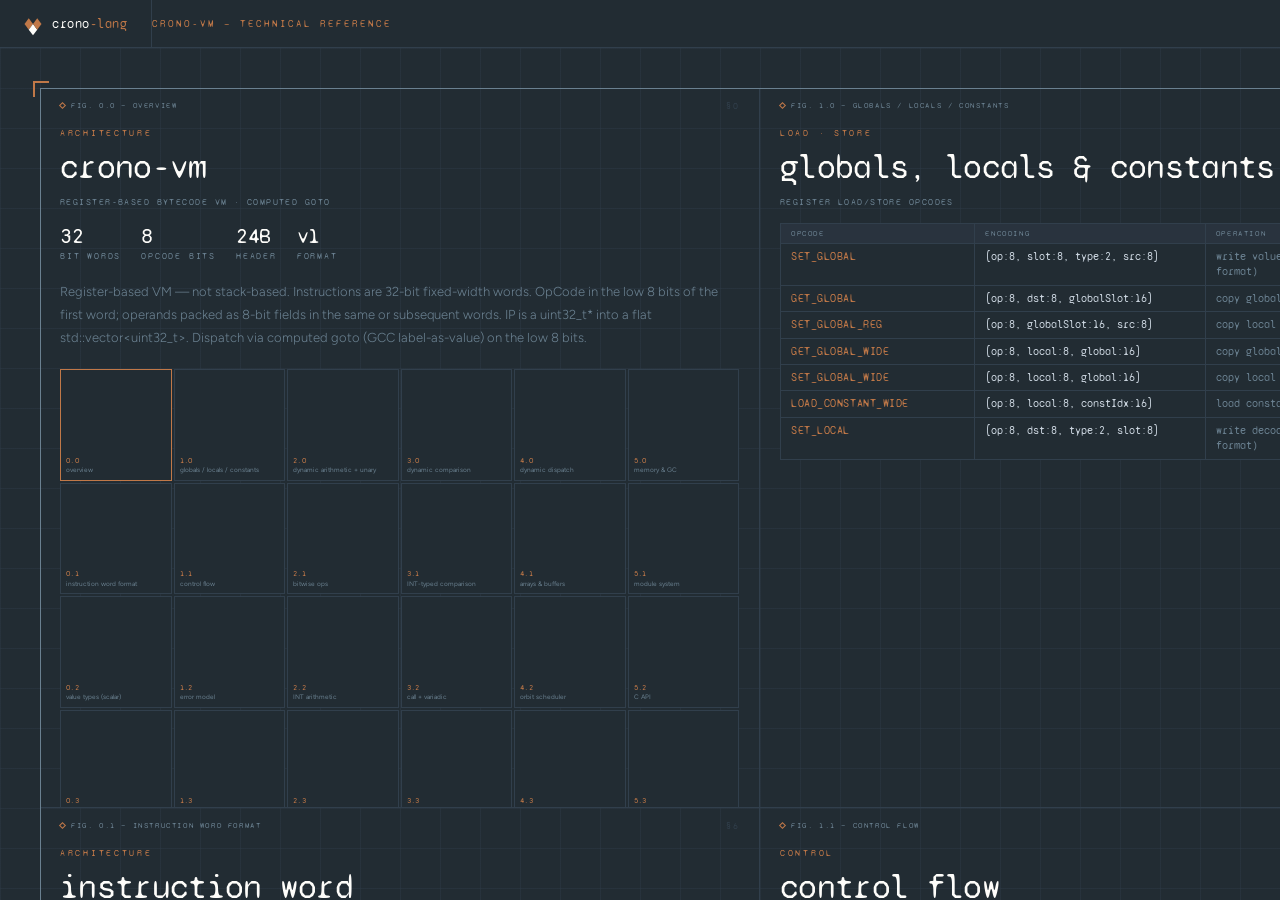
<file: crono-vm.html>
<!DOCTYPE html>
<html lang="en">
<head>
<meta charset="utf-8">
<meta name="viewport" content="width=device-width, initial-scale=1">
<title>crono-vm — technical reference</title>
<link rel="preconnect" href="https://fonts.googleapis.com">
<link rel="preconnect" href="https://fonts.gstatic.com" crossorigin>
<link href="https://fonts.googleapis.com/css2?family=Syne+Mono&family=Figtree:wght@300;400;500&display=swap" rel="stylesheet">
<style>
:root {
  --void: #222c33;
  --n2: #29333e;
  --n3: #313f4c;
  --n4: #6a8090;
  --n5: #ccd6e0;
  --vanilla: #fefdfa;
  --crono: #c07848;
  --nav-h: 48px;
}

*, *::before, *::after {
  box-sizing: border-box;
  margin: 0;
  padding: 0;
}

html, body {
  width: 100%;
  height: 100%;
  overflow: hidden;
  background: var(--void);
  font-family: 'Syne Mono', monospace;
  color: var(--n5);
}

/* ── NAV ────────────────────────────────────────── */
.nav {
  position: sticky;
  left: 0;
  width: 100vw;
  height: var(--nav-h);
  background: var(--void);
  border-bottom: 1px solid var(--n3);
  display: flex;
  align-items: center;
  justify-content: flex-start;
  z-index: 200;
  flex-shrink: 0;
}

.nav-logo {
  display: flex;
  align-items: center;
  gap: 10px;
  font-size: 13px;
  color: var(--vanilla);
  letter-spacing: 0.04em;
  text-decoration: none;
  padding: 0 24px;
  height: 100%;
  border-right: 1px solid var(--n3);
  transition: background 0.15s;
}

.nav-logo:hover {
  background: var(--n2);
}

.nav-logo .accent {
  color: var(--crono);
}

.nav-section {
  font-size: 10px;
  color: var(--crono);
  letter-spacing: 0.2em;
  text-transform: uppercase;
}

.nav-hint {
  font-size: 8px;
  color: var(--n4);
  letter-spacing: 0.2em;
  text-transform: uppercase;
}


/* ── WRAP / CANVAS ──────────────────────────────── */
.wrap {
  position: fixed;
  top: 0;
  left: 0;
  right: 0;
  bottom: 0;
  overflow: scroll;
  scrollbar-width: none;
  cursor: grab;
}

.wrap::-webkit-scrollbar {
  display: none;
}

.wrap.panning {
  cursor: grabbing;
}

.canvas {
  position: relative;
  background-color: var(--void);
  background-image: linear-gradient(rgba(49,63,76,0.36) 1px, transparent 1px), linear-gradient(90deg, rgba(49,63,76,0.36) 1px, transparent 1px);
  background-size: 40px 40px;
}

/* ── FRAME ──────────────────────────────────────── */
.frame {
  position: absolute;
  inset: 40px;
  border: 1px solid var(--n4);
  pointer-events: none;
  z-index: 5;
}

.cbr {
  position: absolute;
  width: 16px;
  height: 16px;
}

.cbr--tl {
  top:-8px;
  left:-8px;
  border-top:2px solid var(--crono);
  border-left:2px solid var(--crono);
}

.cbr--tr {
  top:-8px;
  right:-8px;
  border-top:2px solid var(--crono);
  border-right:2px solid var(--crono);
}

.cbr--bl {
  bottom:-8px;
  left:-8px;
  border-bottom:2px solid var(--crono);
  border-left:2px solid var(--crono);
}

.cbr--br {
  bottom:-8px;
  right:-8px;
  border-bottom:2px solid var(--crono);
  border-right:2px solid var(--crono);
}

.tick {
  position: absolute;
  background: var(--n4);
}

.tick--tc {
  height:1px;
  width:16px;
  top:-1px;
  left:50%;
  transform:translateX(-50%);
}

.tick--bc {
  height:1px;
  width:16px;
  bottom:-1px;
  left:50%;
  transform:translateX(-50%);
}

.tick--lc {
  width:1px;
  height:16px;
  left:-1px;
  top:50%;
  transform:translateY(-50%);
}

.tick--rc {
  width:1px;
  height:16px;
  right:-1px;
  top:50%;
  transform:translateY(-50%);
}

/* ── CELLS ──────────────────────────────────────── */
.quad {
  position: absolute;
  display: flex;
  flex-direction: column;
  overflow: hidden;
  border-right: 1px solid var(--n3);
  border-bottom: 1px solid var(--n3);
}

.quad[data-col="5"] {
  border-right: none;
}

.quad[data-row="3"] {
  border-bottom: none;
}

/* fig + section labels */
.quad-fig {
  position: absolute;
  font-size: 8px;
  color: var(--n4);
  letter-spacing: 0.2em;
  text-transform: uppercase;
  display: flex;
  align-items: center;
  gap: 6px;
}

.quad-fig::before {
  content:'';
  display:inline-block;
  width:5px;
  height:5px;
  border:1px solid var(--crono);
  transform:rotate(45deg);
  flex-shrink:0;
}

.quad[data-col="0"] .quad-fig,
.quad[data-col="1"] .quad-fig,
.quad[data-col="2"] .quad-fig,
.quad[data-col="3"] .quad-fig,
.quad[data-col="4"] .quad-fig {
  left: calc(var(--pw, 36px) / 2);
}

.quad[data-col="5"] .quad-fig {
  right: calc(var(--pw, 36px) / 2);
  flex-direction: row-reverse;
}

.quad-fig {
  top: calc(var(--ph, 36px) / 3);
}

.quad-sec {
  position: absolute;
  font-size: 9px;
  color: var(--n3);
  letter-spacing: 0.16em;
}

.quad[data-col="5"] .quad-sec {
  left: calc(var(--pw, 36px) / 2);
}

.quad:not([data-col="5"]) .quad-sec {
  right: calc(var(--pw, 36px) / 2);
}

.quad-sec {
  top: calc(var(--ph, 36px) / 3);
}

/* inner padding — content area, scrolls only as last resort */
.qi {
  flex:1;
  display:flex;
  flex-direction:column;
  justify-content:flex-start;
  padding: var(--ph, 36px) calc(var(--pw, 36px) / 2) calc(var(--ph, 36px) / 2) calc(var(--pw, 36px) / 2);
  overflow-y: auto;
  scrollbar-width: thin;
  scrollbar-color: var(--n3) transparent;
}

.qi::-webkit-scrollbar {
  width: 4px;
}

.qi::-webkit-scrollbar-track {
  background: transparent;
}

.qi::-webkit-scrollbar-thumb {
  background: var(--n3);
  border-radius: 2px;
}

.quad[data-col="5"] .qi {
  align-items: flex-end;
  text-align: right;
}

/* ── CONTENT ATOMS ──────────────────────────────── */
.tag {
  font-size: clamp(7px, calc(var(--qh, 560px) * 0.013), 9px);
  color: var(--crono);
  letter-spacing: 0.3em;
  text-transform: uppercase;
  margin-bottom: clamp(6px, calc(var(--qh, 560px) * 0.015), 10px);
}

.cell-title {
  font-size: clamp(15px, calc(var(--qh, 560px) * 0.048), 34px);
  color: var(--vanilla);
  letter-spacing: -0.02em;
  line-height: 1.15;
  margin-bottom: clamp(6px, calc(var(--qh, 560px) * 0.015), 10px);
}

.cell-sub {
  font-size: clamp(7px, calc(var(--qh, 560px) * 0.015), 9px);
  color: var(--n4);
  letter-spacing: 0.16em;
  text-transform: uppercase;
  margin-bottom: clamp(10px, calc(var(--qh, 560px) * 0.024), 16px);
}

.cell-body {
  font-family: 'Figtree', sans-serif;
  font-size: clamp(10px, calc(var(--qh, 560px) * 0.021), 13px);
  color: var(--n4);
  line-height: 1.75;
  font-weight: 300;
  max-width: calc(var(--qw, 360px) * 0.95);
  margin-bottom: clamp(12px, calc(var(--qh, 560px) * 0.029), 20px);
}

.quad[data-col="5"] .cell-body {
  margin-left: auto;
}

/* stat row */
.stats {
  display: flex;
  gap: clamp(12px, calc(var(--qw, 360px) * 0.05), 20px);
  margin-bottom: clamp(12px, calc(var(--qh, 560px) * 0.029), 20px);
  flex-wrap: wrap;
}

.stat {
  display: flex;
  flex-direction: column;
  gap: 2px;
}

.stat-v {
  font-size: clamp(14px, calc(var(--qh, 560px) * 0.039), 22px);
  color: var(--vanilla);
  letter-spacing: -0.02em;
}

.stat-k {
  font-size: clamp(7px, calc(var(--qh, 560px) * 0.013), 9px);
  color: var(--n4);
  letter-spacing: 0.2em;
  text-transform: uppercase;
}

/* opcode table */
.op-table {
  border: 1px solid var(--n3);
  font-size: clamp(9px, calc(var(--qh, 560px) * 0.0196), 11px);
  max-width: 100%;
  margin-bottom: clamp(10px, calc(var(--qh, 560px) * 0.024), 16px);
  background: var(--void);
}

.op-head {
  display: grid;
  grid-template-columns: calc(var(--qw, 360px) * 0.27) calc(var(--qw, 360px) * 0.32) 1fr;
  background: var(--n2);
  border-bottom: 1px solid var(--n3);
}

.op-row {
  display: grid;
  grid-template-columns: calc(var(--qw, 360px) * 0.27) calc(var(--qw, 360px) * 0.32) 1fr;
  border-bottom: 1px solid var(--n3);
  transition: background 0.1s;
}

.op-row:last-child {
  border-bottom: none;
}

.op-row:hover {
  background: var(--n2);
}

.op-h, .op-c {
  padding: clamp(3px, calc(var(--qh, 560px) * 0.008), 5px) clamp(6px, calc(var(--qw, 360px) * 0.025), 10px);
}

.op-h {
  font-size: clamp(7px, calc(var(--qh, 560px) * 0.013), 8px);
  color: var(--n4);
  letter-spacing: 0.2em;
  text-transform: uppercase;
  border-right: 1px solid var(--n3);
}

.op-h:last-child {
  border-right: none;
}

.op-c {
  color: var(--n5);
  border-right: 1px solid var(--n3);
  line-height: 1.4;
}

.op-c:last-child {
  border-right: none;
  color: var(--n4);
}

.op-c:first-child {
  color: var(--crono);
  font-family: 'Syne Mono', monospace;
  letter-spacing: 0.05em;
}

.op-c.stack {
  font-family: 'Syne Mono', monospace;
  color: var(--n5);
}

/* type table */
.type-table {
  border: 1px solid var(--n3);
  margin-bottom: clamp(10px, calc(var(--qh, 400px) * 0.024), 16px);
  background: var(--void);
}

.type-row {
  display: grid;
  grid-template-columns: calc(var(--qw, 360px) * 0.23) calc(var(--qw, 360px) * 0.20) 1fr;
  border-bottom: 1px solid var(--n3);
}

.type-row:last-child {
  border-bottom: none;
}

.type-c {
  padding: clamp(4px, calc(var(--qh, 560px) * 0.009), 6px) clamp(8px, calc(var(--qw, 360px) * 0.030), 12px);
  font-size: clamp(9px, calc(var(--qh, 560px) * 0.0196), 11px);
  border-right: 1px solid var(--n3);
}

.type-c:last-child {
  border-right: none;
  color: var(--n4);
  font-family: 'Figtree', sans-serif;
}

.type-c:first-child {
  color: var(--crono);
}

.type-c.bits {
  color: var(--n5);
  text-align: center;
}

/* key-value pairs */
.kv-list {
  border: 1px solid var(--n3);
  margin-bottom: clamp(10px, calc(var(--qh, 400px) * 0.024), 16px);
  background: var(--void);
}

.kv-row {
  display: grid;
  grid-template-columns: calc(var(--qw, 360px) * 0.30) 1fr;
  border-bottom: 1px solid var(--n3);
}

.kv-row:last-child {
  border-bottom: none;
}

.kv-k {
  padding: clamp(4px, calc(var(--qh, 560px) * 0.011), 7px) clamp(8px, calc(var(--qw, 360px) * 0.030), 12px);
  font-size: clamp(8px, calc(var(--qh, 560px) * 0.016), 10px);
  color: var(--crono);
  border-right: 1px solid var(--n3);
  letter-spacing: 0.04em;
}

.kv-v {
  padding: clamp(4px, calc(var(--qh, 560px) * 0.011), 7px) clamp(8px, calc(var(--qw, 360px) * 0.030), 12px);
  font-size: clamp(9px, calc(var(--qh, 560px) * 0.0196), 11px);
  color: var(--n5);
}

/* arch diagram */
.arch {
  margin-bottom: clamp(10px, calc(var(--qh, 400px) * 0.024), 16px);
}

.arch-node {
  border: 1px solid var(--n3);
  padding: clamp(5px, calc(var(--qh, 560px) * 0.012), 8px) clamp(9px, calc(var(--qw, 360px) * 0.038), 14px);
  font-size: clamp(9px, calc(var(--qh, 560px) * 0.020), 12px);
  color: var(--n5);
  background: var(--void);
}

.arch-node .atag {
  font-size: clamp(7px, calc(var(--qh, 560px) * 0.013), 8px);
  color: var(--crono);
  letter-spacing: 0.2em;
  text-transform: uppercase;
  margin-bottom: 2px;
}

.arch-conn {
  width: 1px;
  height: clamp(8px, calc(var(--qh, 560px) * 0.018), 12px);
  background: var(--n3);
  margin-left: 18px;
}

/* code */
.code {
  background: var(--n2);
  border: 1px solid var(--n3);
  padding: clamp(8px, calc(var(--qh, 560px) * 0.018), 12px) clamp(10px, calc(var(--qw, 360px) * 0.038), 14px);
  font-size: clamp(9px, calc(var(--qh, 560px) * 0.0196), 11px);
  color: var(--n5);
  line-height: 1.7;
  white-space: pre;
  overflow-x: auto;
  margin-bottom: clamp(10px, calc(var(--qh, 560px) * 0.024), 16px);
}

.code .kw {
  color: var(--crono);
}

.code .cm {
  color: var(--n4);
}

.code .st {
  color: #8ec07c;
}

.code .op {
  color: #83a598;
}

.code .num {
  color: #d3869b;
}

/* note box */
.note {
  border: 1px solid var(--n3);
  border-left: 3px solid var(--crono);
  padding: clamp(7px, calc(var(--qh, 560px) * 0.016), 10px) clamp(10px, calc(var(--qw, 360px) * 0.038), 14px);
  font-size: clamp(9px, calc(var(--qh, 560px) * 0.0196), 11px);
  color: var(--n4);
  line-height: 1.65;
  margin-bottom: clamp(10px, calc(var(--qh, 560px) * 0.024), 16px);
  font-family: 'Figtree', sans-serif;
}

/* pill badge */
.badge {
  display: inline-block;
  font-size: 8px;
  border: 1px solid var(--n3);
  color: var(--n4);
  padding: 1px 7px;
  letter-spacing: 0.14em;
  text-transform: uppercase;
  margin-right: 6px;
  margin-bottom: 12px;
}

.badge.core {
  border-color: var(--crono);
  color: var(--crono);
}

/* btn */
.btn {
  font-family: 'Syne Mono', monospace;
  font-size: 10px;
  padding: 7px 16px;
  letter-spacing: 0.08em;
  text-decoration: none;
  display: inline-flex;
  align-items: center;
  gap: 6px;
  transition: all 0.15s;
  border: 1px solid var(--n3);
  color: var(--n4);
}

.btn:hover {
  color: var(--vanilla);
  border-color: var(--n4);
  background: var(--n2);
}

.btn.primary {
  background: var(--crono);
  color: var(--void);
  border-color: var(--crono);
}

.btn.primary:hover {
  background: transparent;
  color: var(--crono);
}

/* minimap */
.minimap { margin-bottom: clamp(10px, calc(var(--qh, 400px) * 0.024), 16px); flex-shrink: 0; }
.mm-grid { display: grid; gap: 2px; width: 100%; }
.mm-cell {
  background: var(--void);
  border: 1px solid var(--n3);
  cursor: pointer;
  aspect-ratio: 1 / 1;
  padding: 4px 5px 5px;
  overflow: hidden;
  transition: background 0.12s, border-color 0.12s;
  display: flex;
  flex-direction: column;
  justify-content: flex-end;
  gap: 2px;
}
.mm-cell:hover { background: var(--n2); border-color: var(--n4); }
.mm-cell.mm-self { border-color: var(--crono); }
.mm-num  { font-size: 7.5px; color: var(--crono); letter-spacing: 0.05em; line-height: 1; flex-shrink: 0; }
.mm-label { font-size: 6.5px; color: var(--n4); white-space: normal; line-height: 1.3; font-family: 'Figtree', sans-serif; font-weight: 400; overflow: hidden; }
</style>
</head>
<body>

<div id="wrap" class="wrap">
<nav class="nav">
  <a href="/" class="nav-logo">
    <svg width="18" height="24" viewBox="-2 -2 24 24" preserveAspectRatio="none" aria-hidden="true">
      <g transform="rotate(-45,10,10)">
        <rect x="2"  y="2"  width="8" height="8" fill="#c07848"/>
        <rect x="2"  y="10" width="8" height="8" fill="#fefdfa"/>
        <rect x="10" y="10" width="8" height="8" fill="#c07848"/>
      </g>
    </svg>
    <span>crono<span class="accent">-lang</span></span>

  </a>
  <div class="nav-section">crono-vm — technical reference</div>
</nav>
  <div id="canvas" class="canvas">
    <div class="frame">
      <div class="cbr cbr--tl"></div>
      <div class="cbr cbr--tr"></div>
      <div class="cbr cbr--bl"></div>
      <div class="cbr cbr--br"></div>
      <div class="tick tick--tc"></div>
      <div class="tick tick--bc"></div>
      <div class="tick tick--lc"></div>
      <div class="tick tick--rc"></div>
    </div>

    <!-- ═══════════════════════════════════════════ ROW 0 ══ -->

    <div class="quad" data-col="0" data-row="0">
      <div class="quad-fig">fig. 0.0 — overview</div>
      <div class="quad-sec">§0</div>
      <div class="qi">
        <div class="tag">architecture</div>
        <div class="cell-title">crono-vm</div>
        <div class="cell-sub">register-based bytecode VM · computed goto</div>
        <div class="stats">
          <div class="stat">
            <div class="stat-v">32</div>
            <div class="stat-k">bit words</div>
          </div>
          <div class="stat">
            <div class="stat-v">8</div>
            <div class="stat-k">opcode bits</div>
          </div>
          <div class="stat">
            <div class="stat-v">24B</div>
            <div class="stat-k">header</div>
          </div>
          <div class="stat">
            <div class="stat-v">v1</div>
            <div class="stat-k">format</div>
          </div>
        </div>
        <div class="cell-body">Register-based VM — not stack-based. Instructions are 32-bit fixed-width words. OpCode in the low 8 bits of the first word; operands packed as 8-bit fields in the same or subsequent words. IP is a uint32_t* into a flat std::vector&lt;uint32_t&gt;. Dispatch via computed goto (GCC label-as-value) on the low 8 bits.</div>
        <div class="minimap"><div class="mm-grid"></div></div>
      </div>
    </div>

    <div class="quad" data-col="1" data-row="0">
      <div class="quad-fig">fig. 1.0 — globals / locals / constants</div>
      <div class="quad-sec">§1</div>
      <div class="qi">
        <div class="tag">load · store</div>
        <div class="cell-title">globals, locals &amp; constants</div>
        <div class="cell-sub">register load/store opcodes</div>
        <div class="op-table">
          <div class="op-head">
            <div class="op-h">opcode</div>
            <div class="op-h">encoding</div>
            <div class="op-h">operation</div>
          </div>
          <div class="op-row">
            <div class="op-c">SET_GLOBAL</div>
            <div class="op-c stack">[op:8, slot:8, type:2, src:8]</div>
            <div class="op-c">write value to global slot (old format)</div>
          </div>
          <div class="op-row">
            <div class="op-c">GET_GLOBAL</div>
            <div class="op-c stack">[op:8, dst:8, globalSlot:16]</div>
            <div class="op-c">copy global → local reg</div>
          </div>
          <div class="op-row">
            <div class="op-c">SET_GLOBAL_REG</div>
            <div class="op-c stack">[op:8, globalSlot:16, src:8]</div>
            <div class="op-c">copy local reg → global</div>
          </div>
          <div class="op-row">
            <div class="op-c">GET_GLOBAL_WIDE</div>
            <div class="op-c stack">[op:8, local:8, global:16]</div>
            <div class="op-c">copy global → local (wide index)</div>
          </div>
          <div class="op-row">
            <div class="op-c">SET_GLOBAL_WIDE</div>
            <div class="op-c stack">[op:8, local:8, global:16]</div>
            <div class="op-c">copy local → global (wide index)</div>
          </div>
          <div class="op-row">
            <div class="op-c">LOAD_CONSTANT_WIDE</div>
            <div class="op-c stack">[op:8, local:8, constIdx:16]</div>
            <div class="op-c">load constant table entry → local</div>
          </div>
          <div class="op-row">
            <div class="op-c">SET_LOCAL</div>
            <div class="op-c stack">[op:8, dst:8, type:2, slot:8]</div>
            <div class="op-c">write decoded operand → local reg (old format)</div>
          </div>
        </div>
      </div>
    </div>

    <div class="quad" data-col="2" data-row="0">
      <div class="quad-fig">fig. 2.0 — dynamic arithmetic + unary</div>
      <div class="quad-sec">§2</div>
      <div class="qi">
        <div class="tag">arithmetic · logic</div>
        <div class="cell-title">dynamic arith + unary</div>
        <div class="cell-sub">dynamically typed · ADD supports string concat</div>
        <div class="op-table">
          <div class="op-head">
            <div class="op-h">opcode</div>
            <div class="op-h">encoding</div>
            <div class="op-h">operation</div>
          </div>
          <div class="op-row">
            <div class="op-c">ADD</div>
            <div class="op-c stack">[op:8, dst:8, left:8, right:8]</div>
            <div class="op-c">dst = left + right; string concat via addValues</div>
          </div>
          <div class="op-row">
            <div class="op-c">SUB</div>
            <div class="op-c stack">[op:8, dst:8, left:8, right:8]</div>
            <div class="op-c">dst = left - right</div>
          </div>
          <div class="op-row">
            <div class="op-c">MUL</div>
            <div class="op-c stack">[op:8, dst:8, left:8, right:8]</div>
            <div class="op-c">dst = left * right</div>
          </div>
          <div class="op-row">
            <div class="op-c">DIV</div>
            <div class="op-c stack">[op:8, dst:8, left:8, right:8]</div>
            <div class="op-c">dst = left / right</div>
          </div>
          <div class="op-row">
            <div class="op-c">MOD</div>
            <div class="op-c stack">[op:8, dst:8, left:8, right:8]</div>
            <div class="op-c">dst = left % right</div>
          </div>
          <div class="op-row">
            <div class="op-c">NEG</div>
            <div class="op-c stack">[op:8, dst:8, src:8, _:8]</div>
            <div class="op-c">arithmetic negate</div>
          </div>
          <div class="op-row">
            <div class="op-c">NOT</div>
            <div class="op-c stack">[op:8, dst:8, src:8, _:8]</div>
            <div class="op-c">logical NOT (isFalsey) — nil and false are falsey</div>
          </div>
          <div class="op-row">
            <div class="op-c">BITWISE_NOT</div>
            <div class="op-c stack">[op:8, dst:8, src:8, _:8]</div>
            <div class="op-c">bitwise NOT</div>
          </div>
        </div>
      </div>
    </div>

    <div class="quad" data-col="3" data-row="0">
      <div class="quad-fig">fig. 3.0 — dynamic comparison</div>
      <div class="quad-sec">§3</div>
      <div class="qi">
        <div class="tag">comparison · calls</div>
        <div class="cell-title">dynamic comparison</div>
        <div class="cell-sub">dispatch via compareValues → BOOL</div>
        <div class="op-table">
          <div class="op-head">
            <div class="op-h">opcode</div>
            <div class="op-h">encoding</div>
            <div class="op-h">operation</div>
          </div>
          <div class="op-row">
            <div class="op-c">SET_BOOL_EQ</div>
            <div class="op-c stack">[op:8, dst:8, left:8, right:8]</div>
            <div class="op-c">dst = (left == right)</div>
          </div>
          <div class="op-row">
            <div class="op-c">SET_BOOL_NE</div>
            <div class="op-c stack">[op:8, dst:8, left:8, right:8]</div>
            <div class="op-c">dst = (left != right)</div>
          </div>
          <div class="op-row">
            <div class="op-c">SET_BOOL_LT</div>
            <div class="op-c stack">[op:8, dst:8, left:8, right:8]</div>
            <div class="op-c">dst = (left &lt; right)</div>
          </div>
          <div class="op-row">
            <div class="op-c">SET_BOOL_GT</div>
            <div class="op-c stack">[op:8, dst:8, left:8, right:8]</div>
            <div class="op-c">dst = (left &gt; right)</div>
          </div>
          <div class="op-row">
            <div class="op-c">SET_BOOL_LE</div>
            <div class="op-c stack">[op:8, dst:8, left:8, right:8]</div>
            <div class="op-c">dst = (left &lt;= right)</div>
          </div>
          <div class="op-row">
            <div class="op-c">SET_BOOL_GE</div>
            <div class="op-c stack">[op:8, dst:8, left:8, right:8]</div>
            <div class="op-c">dst = (left &gt;= right)</div>
          </div>
        </div>
        <div class="note">Dynamic dispatch via compareValues. All six produce BOOL values.</div>
      </div>
    </div>

    <div class="quad" data-col="4" data-row="0">
      <div class="quad-fig">fig. 4.0 — dynamic dispatch</div>
      <div class="quad-sec">§4</div>
      <div class="qi">
        <div class="tag">objects · concurrency</div>
        <div class="cell-title">dynamic dispatch</div>
        <div class="cell-sub">name-based field &amp; method access</div>
        <div class="op-table">
          <div class="op-head">
            <div class="op-h">opcode</div>
            <div class="op-h">encoding</div>
            <div class="op-h">operation</div>
          </div>
          <div class="op-row">
            <div class="op-c">INVOKE_METHOD_BY_NAME</div>
            <div class="op-c stack">[op:8,dst:8,obj:8,_:8] [nameConstIdx:16,argc:8,_:8] [argSlots…]</div>
            <div class="op-c">lookup method by name string; falls back to callable field</div>
          </div>
          <div class="op-row">
            <div class="op-c">GET_FIELD_BY_NAME</div>
            <div class="op-c stack">[op:8,dst:8,obj:8,_:8] [nameConstIdx:16,_:16]</div>
            <div class="op-c">field lookup by name</div>
          </div>
          <div class="op-row">
            <div class="op-c">SET_FIELD_BY_NAME</div>
            <div class="op-c stack">[op:8,src:8,obj:8,_:8] [nameConstIdx:16,_:16]</div>
            <div class="op-c">field store by name</div>
          </div>
        </div>
        <div class="note">⚠ All three require Metadata at runtime. Throw if metadata == nullptr. Production builds that strip metadata cannot use these opcodes.</div>
      </div>
    </div>

    <div class="quad" data-col="5" data-row="0">
      <div class="quad-fig">fig. 5.0 — memory &amp; GC</div>
      <div class="quad-sec">§5</div>
      <div class="qi">
        <div class="tag">integration</div>
        <div class="cell-title">memory &amp; GC</div>
        <div class="cell-sub">tri-color mark-and-sweep</div>
        <div class="kv-list">
          <div class="kv-row">
            <div class="kv-k">allocator</div>
            <div class="kv-v">Memory::allocate&lt;T&gt;() — bumps bytesAllocated, links into object list via Object::next</div>
          </div>
          <div class="kv-row">
            <div class="kv-k">algorithm</div>
            <div class="kv-v">tri-color mark-and-sweep (incremental via grayStack)</div>
          </div>
          <div class="kv-row">
            <div class="kv-k">trigger</div>
            <div class="kv-v">bytesAllocated &gt; nextGC (initial 1 MB); also GC_COLLECT opcode or DEBUG_STRESS_GC</div>
          </div>
          <div class="kv-row">
            <div class="kv-k">nextGC</div>
            <div class="kv-v">bytesAllocated * 2 after each collection</div>
          </div>
          <div class="kv-row">
            <div class="kv-k">roots</div>
            <div class="kv-v">stack [0, liveTop), all constants, markRootsCallback (orbit stacks)</div>
          </div>
          <div class="kv-row">
            <div class="kv-k">strings</div>
            <div class="kv-v">interned in Memory::strings (unordered_multimap keyed by hash); copyString/takeString return canonical ptr</div>
          </div>
          <div class="kv-row">
            <div class="kv-k">constants</div>
            <div class="kv-v">only STRING objects accepted by Memory::addConstant</div>
          </div>
          <div class="kv-row">
            <div class="kv-k">raw memory</div>
            <div class="kv-v">allocateRaw/deallocateRaw for Array::elements and Buffer::data — not GC-tracked</div>
          </div>
        </div>
        <div class="note">NativeObject tracing: if NativeObject::trace != nullptr, called with (ptr, Memory*) during traceReferences. Call crono_mark_value inside tracer to keep values alive.</div>
      </div>
    </div>

    <!-- ═══════════════════════════════════════════ ROW 1 ══ -->

    <div class="quad" data-col="0" data-row="1">
      <div class="quad-fig">fig. 0.1 — instruction word format</div>
      <div class="quad-sec">§6</div>
      <div class="qi">
        <div class="tag">architecture</div>
        <div class="cell-title">instruction word</div>
        <div class="cell-sub">32-bit fixed-width encoding</div>
        <div class="cell-body">All instructions are 32-bit words. OpCode occupies the low 8 bits of the first word. Remaining 24 bits and any subsequent words carry operands packed as 8-bit fields. The IP is a uint32_t* advanced by one or more words per instruction.</div>
        <div class="kv-list">
          <div class="kv-row">
            <div class="kv-k">word size</div>
            <div class="kv-v">32 bits</div>
          </div>
          <div class="kv-row">
            <div class="kv-k">opcode field</div>
            <div class="kv-v">bits [0, 7] of word 0 (uint8_t)</div>
          </div>
          <div class="kv-row">
            <div class="kv-k">IP type</div>
            <div class="kv-v">uint32_t* into flat std::vector&lt;uint32_t&gt;</div>
          </div>
          <div class="kv-row">
            <div class="kv-k">function header</div>
            <div class="kv-v">[isVariadic:1 | arity:15 | maxRegs:16]</div>
          </div>
          <div class="kv-row">
            <div class="kv-k">isVariadic</div>
            <div class="kv-v">bit 31 of function header word</div>
          </div>
          <div class="kv-row">
            <div class="kv-k">arity</div>
            <div class="kv-v">bits [16, 30] of function header word</div>
          </div>
          <div class="kv-row">
            <div class="kv-k">arg packing</div>
            <div class="kv-v">4 arg slots per subsequent word (8 bits each)</div>
          </div>
        </div>
      </div>
    </div>

    <div class="quad" data-col="1" data-row="1">
      <div class="quad-fig">fig. 1.1 — control flow</div>
      <div class="quad-sec">§7</div>
      <div class="qi">
        <div class="tag">control</div>
        <div class="cell-title">control flow</div>
        <div class="cell-sub">jumps · yield · debug · no-ops</div>
        <div class="op-table">
          <div class="op-head">
            <div class="op-h">opcode</div>
            <div class="op-h">encoding</div>
            <div class="op-h">operation</div>
          </div>
          <div class="op-row">
            <div class="op-c">JUMP</div>
            <div class="op-c stack">[op:8, target:24]</div>
            <div class="op-c">unconditional jump; ip = bytecode.data() + target</div>
          </div>
          <div class="op-row">
            <div class="op-c">JUMP_IF</div>
            <div class="op-c stack">[op:8, target:24] [w2]</div>
            <div class="op-c">jump if second word's slot is truthy</div>
          </div>
          <div class="op-row">
            <div class="op-c">RETURN</div>
            <div class="op-c stack">[op:8, _:24]</div>
            <div class="op-c">return reg[0] to caller; pops frame; signals orbit completion if in spawned orbit</div>
          </div>
          <div class="op-row">
            <div class="op-c">BREAKPOINT</div>
            <div class="op-c stack">[op:8, _:24]</div>
            <div class="op-c">returns PAUSED in debug mode; no-op otherwise</div>
          </div>
          <div class="op-row">
            <div class="op-c">NONE</div>
            <div class="op-c stack">[op:8, _:24]</div>
            <div class="op-c">no-op</div>
          </div>
          <div class="op-row">
            <div class="op-c">GC_COLLECT</div>
            <div class="op-c stack">[op:8, _:24]</div>
            <div class="op-c">force GC collection</div>
          </div>
          <div class="op-row">
            <div class="op-c">WIDE</div>
            <div class="op-c stack">[op:8, _:24]</div>
            <div class="op-c">no-op placeholder; prefix handling not implemented</div>
          </div>
        </div>
      </div>
    </div>

    <div class="quad" data-col="2" data-row="1">
      <div class="quad-fig">fig. 2.1 — bitwise ops</div>
      <div class="quad-sec">§8</div>
      <div class="qi">
        <div class="tag">bitwise</div>
        <div class="cell-title">bitwise ops</div>
        <div class="cell-sub">dynamically typed · same encoding as ADD/SUB</div>
        <div class="op-table">
          <div class="op-head">
            <div class="op-h">opcode</div>
            <div class="op-h">encoding</div>
            <div class="op-h">operation</div>
          </div>
          <div class="op-row">
            <div class="op-c">AND</div>
            <div class="op-c stack">[op:8, dst:8, left:8, right:8]</div>
            <div class="op-c">bitwise AND</div>
          </div>
          <div class="op-row">
            <div class="op-c">OR</div>
            <div class="op-c stack">[op:8, dst:8, left:8, right:8]</div>
            <div class="op-c">bitwise OR</div>
          </div>
          <div class="op-row">
            <div class="op-c">XOR</div>
            <div class="op-c stack">[op:8, dst:8, left:8, right:8]</div>
            <div class="op-c">bitwise XOR</div>
          </div>
          <div class="op-row">
            <div class="op-c">LSHIFT</div>
            <div class="op-c stack">[op:8, dst:8, left:8, right:8]</div>
            <div class="op-c">left shift</div>
          </div>
          <div class="op-row">
            <div class="op-c">RSHIFT</div>
            <div class="op-c stack">[op:8, dst:8, left:8, right:8]</div>
            <div class="op-c">right shift</div>
          </div>
        </div>
        <div class="note">All bitwise ops are dynamically typed — no type enforcement at the opcode level. Same [op:8, dst:8, left:8, right:8] encoding as ADD/SUB/MUL/DIV.</div>
      </div>
    </div>

    <div class="quad" data-col="3" data-row="1">
      <div class="quad-fig">fig. 3.1 — INT-typed comparison</div>
      <div class="quad-sec">§9</div>
      <div class="qi">
        <div class="tag">comparison (typed)</div>
        <div class="cell-title">INT comparison</div>
        <div class="cell-sub">typed fast path · skips dynamic dispatch</div>
        <div class="op-table">
          <div class="op-head">
            <div class="op-h">opcode</div>
            <div class="op-h">encoding</div>
            <div class="op-h">operation</div>
          </div>
          <div class="op-row">
            <div class="op-c">SET_BOOL_EQ_INT</div>
            <div class="op-c stack">[op:8, dst:8, left:8, right:8]</div>
            <div class="op-c">dst = (left.i32 == right.i32)</div>
          </div>
          <div class="op-row">
            <div class="op-c">SET_BOOL_NE_INT</div>
            <div class="op-c stack">[op:8, dst:8, left:8, right:8]</div>
            <div class="op-c">dst = (left.i32 != right.i32)</div>
          </div>
          <div class="op-row">
            <div class="op-c">SET_BOOL_LT_INT</div>
            <div class="op-c stack">[op:8, dst:8, left:8, right:8]</div>
            <div class="op-c">dst = (left.i32 &lt; right.i32)</div>
          </div>
          <div class="op-row">
            <div class="op-c">SET_BOOL_GT_INT</div>
            <div class="op-c stack">[op:8, dst:8, left:8, right:8]</div>
            <div class="op-c">dst = (left.i32 &gt; right.i32)</div>
          </div>
          <div class="op-row">
            <div class="op-c">SET_BOOL_LE_INT</div>
            <div class="op-c stack">[op:8, dst:8, left:8, right:8]</div>
            <div class="op-c">dst = (left.i32 &lt;= right.i32)</div>
          </div>
          <div class="op-row">
            <div class="op-c">SET_BOOL_GE_INT</div>
            <div class="op-c stack">[op:8, dst:8, left:8, right:8]</div>
            <div class="op-c">dst = (left.i32 &gt;= right.i32)</div>
          </div>
        </div>
        <div class="note">Typed fast path for int32_t comparisons. Operands are read as .i32 directly — no dynamic dispatch through compareValues.</div>
      </div>
    </div>

    <div class="quad" data-col="4" data-row="1">
      <div class="quad-fig">fig. 4.1 — arrays &amp; buffers</div>
      <div class="quad-sec">§10</div>
      <div class="qi">
        <div class="tag">objects</div>
        <div class="cell-title">arrays &amp; buffers</div>
        <div class="cell-sub">heap-allocated sequence types + type checks</div>
        <div class="op-table">
          <div class="op-head">
            <div class="op-h">opcode</div>
            <div class="op-h">encoding</div>
            <div class="op-h">operation</div>
          </div>
          <div class="op-row">
            <div class="op-c">NEW_ARRAY</div>
            <div class="op-c stack">[op:8, dst:8, sizeReg:8, _:8]</div>
            <div class="op-c">allocate array of sizeReg elements (all NIL); sizeReg must be INT; negative raises error</div>
          </div>
          <div class="op-row">
            <div class="op-c">LOAD_ELEMENT</div>
            <div class="op-c stack">[op:8, dst:8, obj:8, index:8]</div>
            <div class="op-c">dst = obj[index]; ARRAY → Value, BUFFER → INT byte</div>
          </div>
          <div class="op-row">
            <div class="op-c">STORE_ELEMENT</div>
            <div class="op-c stack">[op:8, obj:8, index:8, value:8]</div>
            <div class="op-c">obj[index] = value; BUFFER only accepts INT (truncated to uint8_t)</div>
          </div>
          <div class="op-row">
            <div class="op-c">ARRAY_LENGTH</div>
            <div class="op-c stack">[op:8, dst:8, obj:8, _:8]</div>
            <div class="op-c">dst = length/count; works on ARRAY and BUFFER</div>
          </div>
          <div class="op-row">
            <div class="op-c">IS_INSTANCE</div>
            <div class="op-c stack">[op:8, dst:8, src:8, _:8]</div>
            <div class="op-c">dst = (src.isObj &amp;&amp; src.objType == INSTANCE)</div>
          </div>
          <div class="op-row">
            <div class="op-c">INSTANCE_OF</div>
            <div class="op-c stack">[op:8, dst:8, src:8, classReg:8]</div>
            <div class="op-c">dst = (src instanceof classReg); walks baseClassId chain</div>
          </div>
        </div>
      </div>
    </div>

    <div class="quad" data-col="5" data-row="1">
      <div class="quad-fig">fig. 5.1 — module system</div>
      <div class="quad-sec">§11</div>
      <div class="qi">
        <div class="tag">integration</div>
        <div class="cell-title">module system</div>
        <div class="cell-sub">ModuleData · Metadata · extensions</div>
        <div class="cell-body">ModuleData is the bytecode module container. Metadata is optional and stripped in production builds — its absence disables name-based dynamic dispatch.</div>
        <div class="kv-list">
          <div class="kv-row">
            <div class="kv-k">classes</div>
            <div class="kv-v">ClassesTable — vector&lt;ClassData&gt; (fieldCount, baseClassId, methodOffsets)</div>
          </div>
          <div class="kv-row">
            <div class="kv-k">constants</div>
            <div class="kv-v">ConstantsTable — variant of monostate/bool/int32/int64/float/double/string/ConstantAddress</div>
          </div>
          <div class="kv-row">
            <div class="kv-k">exceptions</div>
            <div class="kv-v">ExceptionTable (flat list of ExceptionEntry)</div>
          </div>
          <div class="kv-row">
            <div class="kv-k">extensions</div>
            <div class="kv-v">vector&lt;ExtensionRequest&gt;</div>
          </div>
          <div class="kv-row">
            <div class="kv-k">meta.lines</div>
            <div class="kv-v">vector&lt;int&gt; — word index → source line</div>
          </div>
          <div class="kv-row">
            <div class="kv-k">meta.symbols</div>
            <div class="kv-v">unordered_map&lt;int, FunctionSymbols&gt; keyed by functionStart</div>
          </div>
          <div class="kv-row">
            <div class="kv-k">meta.globalNames</div>
            <div class="kv-v">map&lt;string, int&gt; — name → absolute stack slot</div>
          </div>
          <div class="kv-row">
            <div class="kv-k">resolution</div>
            <div class="kv-v">.crono files by path; supports * and ** wildcards; base via ModuleLoader::setScriptDirectory</div>
          </div>
        </div>
        <div class="note">Extensions export crono_setup(CronoRegistry*) and optionally crono_init(CronoVM*). Loaded via crono_load_extension(vm, path) or declared in ModuleData::extensions at compile time.</div>
      </div>
    </div>

    <!-- ═══════════════════════════════════════════ ROW 2 ══ -->

    <div class="quad" data-col="0" data-row="2">
      <div class="quad-fig">fig. 0.2 — value types (scalar)</div>
      <div class="quad-sec">§12</div>
      <div class="qi">
        <div class="tag">type system</div>
        <div class="cell-title">value types</div>
        <div class="cell-sub">ValueType enum · types_core.hpp</div>
        <div class="type-table">
          <div class="type-row">
            <div class="type-c">NIL</div>
            <div class="type-c bits">—</div>
            <div class="type-c">default-constructed Value</div>
          </div>
          <div class="type-row">
            <div class="type-c">BOOL</div>
            <div class="type-c bits">bool</div>
            <div class="type-c"></div>
          </div>
          <div class="type-row">
            <div class="type-c">INT</div>
            <div class="type-c bits">int32_t</div>
            <div class="type-c"></div>
          </div>
          <div class="type-row">
            <div class="type-c">LONG</div>
            <div class="type-c bits">int64_t</div>
            <div class="type-c"></div>
          </div>
          <div class="type-row">
            <div class="type-c">FLOAT</div>
            <div class="type-c bits">float</div>
            <div class="type-c"></div>
          </div>
          <div class="type-row">
            <div class="type-c">DOUBLE</div>
            <div class="type-c bits">double</div>
            <div class="type-c"></div>
          </div>
          <div class="type-row">
            <div class="type-c">OBJ</div>
            <div class="type-c bits">vm::Object*</div>
            <div class="type-c">heap-allocated, GC-managed</div>
          </div>
          <div class="type-row">
            <div class="type-c">ADDRESS</div>
            <div class="type-c bits">int</div>
            <div class="type-c">absolute word index; typeOf() returns "function"</div>
          </div>
          <div class="type-row">
            <div class="type-c">VOID_TYPE</div>
            <div class="type-c bits">—</div>
            <div class="type-c">declared but unused; no constructor; not produced by typeOf()</div>
          </div>
        </div>
        <div class="note">Value is a tagged union (value.hpp). typeOf(Value) returns a human-readable string; returns typeName for NATIVE_OBJECT.</div>
      </div>
    </div>

    <div class="quad" data-col="1" data-row="2">
      <div class="quad-fig">fig. 1.2 — error model</div>
      <div class="quad-sec">§13</div>
      <div class="qi">
        <div class="tag">errors</div>
        <div class="cell-title">error model</div>
        <div class="cell-sub">THROW_ERROR · GET_ERROR · ExceptionTable</div>
        <div class="op-table">
          <div class="op-head">
            <div class="op-h">opcode</div>
            <div class="op-h">encoding</div>
            <div class="op-h">operation</div>
          </div>
          <div class="op-row">
            <div class="op-c">THROW_ERROR</div>
            <div class="op-c stack">[op:8, src:8, _:16]</div>
            <div class="op-c">raise error from register; walks ExceptionTable; unwinds frames; throws CronoError::Runtime if unhandled</div>
          </div>
          <div class="op-row">
            <div class="op-c">GET_ERROR</div>
            <div class="op-c stack">[op:8, dst:8, _:16]</div>
            <div class="op-c">copy current error value to dst; clear error flag</div>
          </div>
        </div>
        <div class="cell-body">raiseError walks the flat ExceptionTable from ModuleData, comparing errorPC against [startPC, endPC) of each ExceptionEntry. On match: IP jumps to handlerPC. On no match: frames popped until one matches or stack exhausted.</div>
        <div class="note">ExceptionEntry has types CATCH and FINALLY — the runtime does NOT differentiate them. Both redirect IP to handlerPC identically.</div>
      </div>
    </div>

    <div class="quad" data-col="2" data-row="2">
      <div class="quad-fig">fig. 2.2 — INT arithmetic</div>
      <div class="quad-sec">§14</div>
      <div class="qi">
        <div class="tag">arithmetic (typed)</div>
        <div class="cell-title">INT arithmetic</div>
        <div class="cell-sub">typed int32_t operations</div>
        <div class="op-table">
          <div class="op-head">
            <div class="op-h">opcode</div>
            <div class="op-h">encoding</div>
            <div class="op-h">operation</div>
          </div>
          <div class="op-row">
            <div class="op-c">ADD_INT</div>
            <div class="op-c stack">[op:8, dst:8, left:8, right:8]</div>
            <div class="op-c">dst = left.i32 + right.i32</div>
          </div>
          <div class="op-row">
            <div class="op-c">SUB_INT</div>
            <div class="op-c stack">[op:8, dst:8, left:8, right:8]</div>
            <div class="op-c">dst = left.i32 - right.i32</div>
          </div>
          <div class="op-row">
            <div class="op-c">MUL_INT</div>
            <div class="op-c stack">[op:8, dst:8, left:8, right:8]</div>
            <div class="op-c">dst = left.i32 * right.i32</div>
          </div>
          <div class="op-row">
            <div class="op-c">DIV_INT</div>
            <div class="op-c stack">[op:8, dst:8, left:8, right:8]</div>
            <div class="op-c">dst = left.i32 / right.i32 — raises error on divisor == 0</div>
          </div>
          <div class="op-row">
            <div class="op-c">MOD_INT</div>
            <div class="op-c stack">[op:8, dst:8, left:8, right:8]</div>
            <div class="op-c">dst = left.i32 % right.i32 — error on mod 0; result sign follows divisor</div>
          </div>
          <div class="op-row">
            <div class="op-c">INC_INT</div>
            <div class="op-c stack">[op:8, dst:8, _:16]</div>
            <div class="op-c">dst.i32++ (in-place)</div>
          </div>
          <div class="op-row">
            <div class="op-c">DEC_INT</div>
            <div class="op-c stack">[op:8, dst:8, _:16]</div>
            <div class="op-c">dst.i32-- (in-place)</div>
          </div>
        </div>
      </div>
    </div>

    <div class="quad" data-col="3" data-row="2">
      <div class="quad-fig">fig. 3.2 — call + variadic</div>
      <div class="quad-sec">§15</div>
      <div class="qi">
        <div class="tag">calls</div>
        <div class="cell-title">call + variadic</div>
        <div class="cell-sub">CALL · GET_VAR_COUNT · GET_VAR_ARG</div>
        <div class="op-table">
          <div class="op-head">
            <div class="op-h">opcode</div>
            <div class="op-h">encoding</div>
            <div class="op-h">operation</div>
          </div>
          <div class="op-row">
            <div class="op-c">CALL</div>
            <div class="op-c stack">[op:8, callee:8, result:8, argc:8] [argSlots…]</div>
            <div class="op-c">call callee; result → result reg; supports ADDRESS, NATIVE, DYNAMIC_FUNCTION</div>
          </div>
          <div class="op-row">
            <div class="op-c">GET_VAR_COUNT</div>
            <div class="op-c stack">[op:8, dst:8, _:16]</div>
            <div class="op-c">dst = actual_argc - fixed_arity (number of extra variadic args)</div>
          </div>
          <div class="op-row">
            <div class="op-c">GET_VAR_ARG</div>
            <div class="op-c stack">[op:8, dst:8, indexReg:8, _:8]</div>
            <div class="op-c">dst = vararg[index]</div>
          </div>
        </div>
        <div class="kv-list">
          <div class="kv-row">
            <div class="kv-k">isVariadic</div>
            <div class="kv-v">bit 31 of function header word</div>
          </div>
          <div class="kv-row">
            <div class="kv-k">arity</div>
            <div class="kv-v">bits [16, 30] of function header word</div>
          </div>
          <div class="kv-row">
            <div class="kv-k">vararg layout</div>
            <div class="kv-v">reg[arity .. arity+varCount-1]</div>
          </div>
        </div>
      </div>
    </div>

    <div class="quad" data-col="4" data-row="2">
      <div class="quad-fig">fig. 4.2 — orbit scheduler</div>
      <div class="quad-sec">§16</div>
      <div class="qi">
        <div class="tag">concurrency</div>
        <div class="cell-title">orbit scheduler</div>
        <div class="cell-sub">single-threaded cooperative multitasking</div>
        <div class="op-table">
          <div class="op-head">
            <div class="op-h">opcode</div>
            <div class="op-h">encoding</div>
            <div class="op-h">operation</div>
          </div>
          <div class="op-row">
            <div class="op-c">ORBIT_SPAWN</div>
            <div class="op-c stack">[op:8, callee:8, dst:8, argc:8] [argSlots…]</div>
            <div class="op-c">spawn cooperative coroutine; dst = SyncHandle*; native callee runs sync and returns pre-signaled handle; bytecode callee enqueued</div>
          </div>
          <div class="op-row">
            <div class="op-c">ORBIT_SPAWN_METHOD</div>
            <div class="op-c stack">[op:8, dst:8, obj:8, methodSlot:8] [argc:8, _:24] [argSlots…]</div>
            <div class="op-c">spawn method as orbit; receiver pushed as arg[0]</div>
          </div>
          <div class="op-row">
            <div class="op-c">ORBIT_YIELD</div>
            <div class="op-c stack">[op:8, _:24]</div>
            <div class="op-c">cooperative yield to next ready orbit; no-op if no other orbits</div>
          </div>
        </div>
        <div class="kv-list">
          <div class="kv-row">
            <div class="kv-k">scheduling</div>
            <div class="kv-v">round-robin; readyOrbits queue</div>
          </div>
          <div class="kv-row">
            <div class="kv-k">suspension</div>
            <div class="kv-v">native sets memory-&gt;pendingSuspend</div>
          </div>
          <div class="kv-row">
            <div class="kv-k">resumption</div>
            <div class="kv-v">memory-&gt;enqueueWake (thread-safe)</div>
          </div>
          <div class="kv-row">
            <div class="kv-k">deadlock</div>
            <div class="kv-v">detected when all orbits suspended and no LAUNCH_NATIVE threads in flight</div>
          </div>
        </div>
      </div>
    </div>

    <div class="quad" data-col="5" data-row="2">
      <div class="quad-fig">fig. 5.2 — C API</div>
      <div class="quad-sec">§17</div>
      <div class="qi">
        <div class="tag">integration</div>
        <div class="cell-title">C API</div>
        <div class="cell-sub">crono_api.h · extern "C" · CRONO_API</div>
        <div class="code">// Lifecycle
CronoVM* crono_create();
void     crono_destroy(CronoVM* vm);

// Execution
int crono_run(CronoVM* vm, const char* source);
int crono_call(CronoVM* vm, const char* func_name,
               int argc, const CronoValue* argv, CronoValue* result);
int crono_get_global(CronoVM* vm, const char* name, CronoValue* result);
int crono_get_field(CronoVM* vm, CronoValue instance,
                    const char* name, CronoValue* result);
int crono_set_field(CronoVM* vm, CronoValue instance,
                    const char* name, CronoValue value);

// Registration
int crono_register_function(CronoVM* vm, const char* name,
    const char** param_types, int param_count,
    CronoNativeCallback callback);

// Extensions
int crono_load_extension(CronoVM* vm, const char* path);
int crono_create_instance(CronoVM* vm, const char* class_name,
                          CronoValue* result);

// Error / Debug
const char*     crono_get_last_error(CronoVM* vm);
CronoStepResult crono_step(CronoVM* vm);
int  crono_get_current_line(CronoVM* vm);
int  crono_get_frame_count(CronoVM* vm);
void crono_get_frame_info(CronoVM* vm, int index, CronoFrameInfo* info);
int  crono_get_stack_value(CronoVM* vm, int index, CronoValue* result);
int  crono_get_buffer_info(CronoVM* vm, CronoValue buf,
                           void** ptr, int* size);
void crono_mark_value(void* gc_ctx, CronoValue val);</div>
        <div class="kv-list">
          <div class="kv-row">
            <div class="kv-k">CronoStepResult</div>
            <div class="kv-v">OK=0, DONE=1, ERROR=2, PAUSED=3</div>
          </div>
          <div class="kv-row">
            <div class="kv-k">CronoValueType</div>
            <div class="kv-v">NIL, BOOL, INT, FLOAT, STRING, POINTER, BUFFER, NATIVE_OBJECT, ERROR</div>
          </div>
          <div class="kv-row">
            <div class="kv-k">LONG / DOUBLE</div>
            <div class="kv-v">not exposed — LONG drops to NIL, DOUBLE maps to FLOAT</div>
          </div>
        </div>
      </div>
    </div>

    <!-- ═══════════════════════════════════════════ ROW 3 ══ -->

    <div class="quad" data-col="0" data-row="3">
      <div class="quad-fig">fig. 0.3 — object types (heap)</div>
      <div class="quad-sec">§18</div>
      <div class="qi">
        <div class="tag">type system</div>
        <div class="cell-title">object types</div>
        <div class="cell-sub">ObjType enum · heap-allocated · types_core.hpp</div>
        <div class="type-table">
          <div class="type-row">
            <div class="type-c">STRING</div>
            <div class="type-c bits">vm::String</div>
            <div class="type-c">interned; char* chars, int length, uint32_t hash</div>
          </div>
          <div class="type-row">
            <div class="type-c">NATIVE</div>
            <div class="type-c bits">vm::Native</div>
            <div class="type-c">wraps NativeFn (std::function&lt;Value(Memory*, int, Value*)&gt;)</div>
          </div>
          <div class="type-row">
            <div class="type-c">CLASS</div>
            <div class="type-c bits">vm::Class</div>
            <div class="type-c">classId, baseClassId (-1=no base), fieldCount, methodOffsets</div>
          </div>
          <div class="type-row">
            <div class="type-c">INSTANCE</div>
            <div class="type-c bits">vm::Instance</div>
            <div class="type-c">vm::Class* cls, std::vector&lt;Value&gt; fields</div>
          </div>
          <div class="type-row">
            <div class="type-c">ARRAY</div>
            <div class="type-c bits">vm::Array</div>
            <div class="type-c">int length, Value* elements (raw heap)</div>
          </div>
          <div class="type-row">
            <div class="type-c">MODULE</div>
            <div class="type-c bits">vm::Module</div>
            <div class="type-c">vm::String* name, void* handle (DLL handle)</div>
          </div>
          <div class="type-row">
            <div class="type-c">DYNAMIC_FUNCTION</div>
            <div class="type-c bits">vm::DynamicFunction</div>
            <div class="type-c">vm::String* name, void* func_ptr (FFI symbol)</div>
          </div>
          <div class="type-row">
            <div class="type-c">BUFFER</div>
            <div class="type-c bits">vm::Buffer</div>
            <div class="type-c">int count, uint8_t* data (raw bytes)</div>
          </div>
          <div class="type-row">
            <div class="type-c">NATIVE_OBJECT</div>
            <div class="type-c bits">vm::NativeObject</div>
            <div class="type-c">void* ptr, const char* typeName, destructor, tracer</div>
          </div>
          <div class="type-row">
            <div class="type-c">SYNC_HANDLE</div>
            <div class="type-c bits">vm::SyncHandle</div>
            <div class="type-c">Value payload, bool ready; used by orbit scheduler</div>
          </div>
        </div>
      </div>
    </div>

    <div class="quad" data-col="1" data-row="3">
      <div class="quad-fig">fig. 1.3 — execution model</div>
      <div class="quad-sec">§19</div>
      <div class="qi">
        <div class="tag">runtime</div>
        <div class="cell-title">execution model</div>
        <div class="cell-sub">CallFrame · stack layout · falsey values</div>
        <div class="code">struct CallFrame {
    uint32_t* ip;        // instruction pointer
    int slots;           // absolute stack index of reg[0]
    int functionStart;   // bytecode word index of function header
    int argCount;        // total args passed
    int resultLocal;     // caller's slot for return value (-1 = discard)
};</div>
        <div class="kv-list">
          <div class="kv-row">
            <div class="kv-k">_main frame</div>
            <div class="kv-v">GLOBAL_FRAME_START = -1</div>
          </div>
          <div class="kv-row">
            <div class="kv-k">RETURN</div>
            <div class="kv-v">reads reg[0]; trims stack to callerStackBase; writes to caller.reg[resultLocal] if != -1</div>
          </div>
          <div class="kv-row">
            <div class="kv-k">globals</div>
            <div class="kv-v">occupy stack [0, globalsEnd); indexed by Metadata::globalNames</div>
          </div>
          <div class="kv-row">
            <div class="kv-k">falsey</div>
            <div class="kv-v">only nil and false (BOOL); 0 (INT) is truthy</div>
          </div>
          <div class="kv-row">
            <div class="kv-k">globalNames</div>
            <div class="kv-v">map&lt;string, int&gt; — name → absolute stack slot (Metadata only)</div>
          </div>
        </div>
      </div>
    </div>

    <div class="quad" data-col="2" data-row="3">
      <div class="quad-fig">fig. 2.3 — branch superinstructions</div>
      <div class="quad-sec">§20</div>
      <div class="qi">
        <div class="tag">superinstructions</div>
        <div class="cell-title">branch superinstr.</div>
        <div class="cell-sub">3-word INT branch — trueTarget or falseTarget</div>
        <div class="op-table">
          <div class="op-head">
            <div class="op-h">opcode</div>
            <div class="op-h">condition</div>
            <div class="op-h">shape</div>
          </div>
          <div class="op-row">
            <div class="op-c">BRANCH_LT_INT</div>
            <div class="op-c stack">left.i32 &lt; right.i32</div>
            <div class="op-c">3 words</div>
          </div>
          <div class="op-row">
            <div class="op-c">BRANCH_LE_INT</div>
            <div class="op-c stack">left.i32 &lt;= right.i32</div>
            <div class="op-c">3 words</div>
          </div>
          <div class="op-row">
            <div class="op-c">BRANCH_GT_INT</div>
            <div class="op-c stack">left.i32 &gt; right.i32</div>
            <div class="op-c">3 words</div>
          </div>
          <div class="op-row">
            <div class="op-c">BRANCH_GE_INT</div>
            <div class="op-c stack">left.i32 &gt;= right.i32</div>
            <div class="op-c">3 words</div>
          </div>
          <div class="op-row">
            <div class="op-c">BRANCH_EQ_INT</div>
            <div class="op-c stack">left.i32 == right.i32</div>
            <div class="op-c">3 words</div>
          </div>
          <div class="op-row">
            <div class="op-c">BRANCH_NE_INT</div>
            <div class="op-c stack">left.i32 != right.i32</div>
            <div class="op-c">3 words</div>
          </div>
        </div>
        <div class="note">All six use the same 3-word encoding: [op:8, left:8, right:8, _:8] [_:8, trueTarget:16, …] [_:8, falseTarget:16, …]. Operands are INT only. Jumps to trueTarget or falseTarget (absolute bytecode word indices).</div>
      </div>
    </div>

    <div class="quad" data-col="3" data-row="3">
      <div class="quad-fig">fig. 3.3 — classes by index</div>
      <div class="quad-sec">§21</div>
      <div class="qi">
        <div class="tag">objects</div>
        <div class="cell-title">classes by index</div>
        <div class="cell-sub">index-based field &amp; method access</div>
        <div class="op-table">
          <div class="op-head">
            <div class="op-h">opcode</div>
            <div class="op-h">encoding</div>
            <div class="op-h">operation</div>
          </div>
          <div class="op-row">
            <div class="op-c">INSTANTIATE_CLASS</div>
            <div class="op-c stack">[op:8, dst:8, classReg:8, _:8]</div>
            <div class="op-c">allocate new instance; fields initialised to NIL</div>
          </div>
          <div class="op-row">
            <div class="op-c">BUILTIN_CONSTRUCT</div>
            <div class="op-c stack">[op:8, dst:8, typeId:8, _:8]</div>
            <div class="op-c">invoke builtin factory by typeId (indexes builtinFactories from getStandardNativeTypes())</div>
          </div>
          <div class="op-row">
            <div class="op-c">GET_FIELD_REG</div>
            <div class="op-c stack">[op:8, dst:8, obj:8, fieldSlot:8]</div>
            <div class="op-c">dst = instance.fields[fieldSlot] (integer index)</div>
          </div>
          <div class="op-row">
            <div class="op-c">SET_FIELD_REG</div>
            <div class="op-c stack">[op:8, src:8, obj:8, fieldSlot:8]</div>
            <div class="op-c">instance.fields[fieldSlot] = src</div>
          </div>
          <div class="op-row">
            <div class="op-c">INVOKE_METHOD</div>
            <div class="op-c stack">[op:8,dst:8,obj:8,methodSlot:8] [argc:8,_:24] [argSlots…]</div>
            <div class="op-c">call instance.cls.methodOffsets[methodSlot]; receiver pushed as arg[0]</div>
          </div>
        </div>
      </div>
    </div>

    <div class="quad" data-col="4" data-row="3">
      <div class="quad-fig">fig. 4.3 — OS threads &amp; FFI</div>
      <div class="quad-sec">§22</div>
      <div class="qi">
        <div class="tag">concurrency · FFI</div>
        <div class="cell-title">OS threads &amp; FFI</div>
        <div class="cell-sub">LAUNCH_NATIVE · dyncall · DynamicFunction</div>
        <div class="op-table">
          <div class="op-head">
            <div class="op-h">opcode</div>
            <div class="op-h">encoding</div>
            <div class="op-h">operation</div>
          </div>
          <div class="op-row">
            <div class="op-c">LAUNCH_NATIVE</div>
            <div class="op-c stack">[op:8, callee:8, dst:8, argc:8] [argSlots…]</div>
            <div class="op-c">run NATIVE object on OS thread; dst = SyncHandle*; result enqueued via memory-&gt;enqueueWake; threads joined on VM::~VM</div>
          </div>
        </div>
        <div class="kv-list">
          <div class="kv-row">
            <div class="kv-k">FFI::call</div>
            <div class="kv-v">FFI::call(void* func, vector&lt;Value&gt; args, FFIResultType) wraps dyncall</div>
          </div>
          <div class="kv-row">
            <div class="kv-k">arg types</div>
            <div class="kv-v">INT, LONG, DOUBLE, FLOAT, BOOL, OBJ (as pointer)</div>
          </div>
          <div class="kv-row">
            <div class="kv-k">FFIResultType</div>
            <div class="kv-v">INTEGER (→ int32_t), DOUBLE, POINTER (→ vm::Object*), VOID_TYPE</div>
          </div>
          <div class="kv-row">
            <div class="kv-k">return heuristic</div>
            <div class="kv-v">any float/double arg → DOUBLE, else INTEGER (unreliable)</div>
          </div>
          <div class="kv-row">
            <div class="kv-k">DynamicFunction</div>
            <div class="kv-v">holds raw void* symbol; FFI::getSymbol wraps dlFindSymbol</div>
          </div>
        </div>
        <div class="note">⚠ LAUNCH_NATIVE is only callable on NATIVE objects. memory may be nullptr when called from background thread context.</div>
      </div>
    </div>

    <div class="quad" data-col="5" data-row="3">
      <div class="quad-fig">fig. 5.3 — known limitations</div>
      <div class="quad-sec">§23</div>
      <div class="qi">
        <div class="tag">limitations</div>
        <div class="cell-title">known limitations</div>
        <div class="cell-sub">8 documented issues · source-verified</div>
        <div class="kv-list">
          <div class="kv-row">
            <div class="kv-k">1 — C API types</div>
            <div class="kv-v">LONG / DOUBLE not in C API — internalToC drops LONG silently to CRONO_VAL_NIL; DOUBLE maps to FLOAT. 64-bit ints/doubles lose data across the C boundary.</div>
          </div>
          <div class="kv-row">
            <div class="kv-k">2 — VOID_TYPE dead</div>
            <div class="kv-v">ValueType::VOID_TYPE is declared but has no constructor, accessor, or typeOf branch. Not produced anywhere at runtime.</div>
          </div>
          <div class="kv-row">
            <div class="kv-k">3 — WIDE no-op</div>
            <div class="kv-v">lbl_WIDE does nothing. No prefix handling in deserializer or VM loop. Listed in opcodes.def but non-functional.</div>
          </div>
          <div class="kv-row">
            <div class="kv-k">4 — dynamic needs meta</div>
            <div class="kv-v">INVOKE_METHOD_BY_NAME, GET_FIELD_BY_NAME, SET_FIELD_BY_NAME throw if metadata == nullptr. Cannot use in production builds that strip metadata.</div>
          </div>
          <div class="kv-row">
            <div class="kv-k">5 — FFI heuristic</div>
            <div class="kv-v">Return type inferred from args: any float/double → DOUBLE, else INTEGER. Unreliable for float-returning functions with no float args.</div>
          </div>
          <div class="kv-row">
            <div class="kv-k">6 — CATCH ≡ FINALLY</div>
            <div class="kv-v">ExceptionEntry CATCH vs FINALLY not distinguished at runtime — both redirect to handlerPC identically.</div>
          </div>
          <div class="kv-row">
            <div class="kv-k">7 — NativeObject trace</div>
            <div class="kv-v">NativeObject fields not auto-traced. Provide NativeObject::trace or GC may collect values stored inside native objects.</div>
          </div>
          <div class="kv-row">
            <div class="kv-k">8 — constant strings only</div>
            <div class="kv-v">Memory::addConstant rejects non-string objects at runtime. Only primitives and strings may appear in the constant pool.</div>
          </div>
        </div>
      </div>
    </div>

  </div>
</div>

<script>
const COLS = 6, ROWS = 4;
const PC_MAX = 720; // multiple of 40 → grid aligned on desktop (≈ HD)
const MOBILE_BREAK = 768;

// Find (pw, ph) grid pitches that produce the most square grid cells possible.
// For each dw in [8..12], derive dh naturally as round(qh / pw) so ph ≈ pw.
// Quads fill screen exactly: qw = dw×pw = vw, qh = dh×ph = qh (by construction).
function computeGridPitches(vw, qh) {
  let best = null, bestDiff = Infinity;
  for (let dw = 8; dw <= 12; dw++) {
    const pw = vw / dw;
    const dh = Math.max(1, Math.round(qh / pw)); // natural pairing
    const ph = qh / dh;
    const diff = Math.abs(pw - ph);
    if (diff < bestDiff) {
      bestDiff = diff;
      best = { pw, ph };
    }
  }
  return best;
}

function quadDims() {
  const vw = window.innerWidth, vh = window.innerHeight - 48;
  if (vw < MOBILE_BREAK) {
    const { pw, ph } = computeGridPitches(vw, vh);
    return { qw: vw, qh: vh, pw, ph };
  } else {
    const qs = Math.max(80, Math.min(PC_MAX, Math.round(vh / 40) * 40));
    return { qw: qs, qh: qs, pw: 40, ph: 40 };
  }
}

const wrap = document.getElementById('wrap');
const canvas = document.getElementById('canvas');
const frame = document.querySelector('.frame');

function setup() {
  const { qw, qh, pw, ph } = quadDims();

  canvas.style.width = (qw * COLS + pw * 2) + 'px';
  canvas.style.height = (qh * ROWS + ph * 2) + 'px';
  canvas.style.backgroundSize = `${pw}px ${ph}px`;

  frame.style.top = ph + 'px';
  frame.style.bottom = ph + 'px';
  frame.style.left = pw + 'px';
  frame.style.right = pw + 'px';

  document.querySelectorAll('.quad').forEach(q => {
    const c = +q.dataset.col, r = +q.dataset.row;
    q.style.width = qw + 'px';
    q.style.height = qh + 'px';
    q.style.left = (pw + c * qw) + 'px';
    q.style.top = (ph + r * qh) + 'px';
    q.style.setProperty('--qw', qw + 'px');
    q.style.setProperty('--qh', qh + 'px');
    q.style.setProperty('--pw', pw + 'px');
    q.style.setProperty('--ph', ph + 'px');
  });
}

function buildMinimap() {
  const grids = document.querySelectorAll('.mm-grid');
  if (!grids.length) return;

  const quadMap = {};
  document.querySelectorAll('.quad').forEach(q => {
    const c = +q.dataset.col, r = +q.dataset.row;
    const figEl = q.querySelector('.quad-fig');
    quadMap[`${c},${r}`] = figEl ? figEl.textContent.trim() : '';
  });

  grids.forEach(grid => {
    grid.style.gridTemplateColumns = `repeat(${COLS}, 1fr)`;
    grid.innerHTML = '';
    for (let r = 0; r < ROWS; r++) {
      for (let c = 0; c < COLS; c++) {
        const fig = quadMap[`${c},${r}`] || '';
        const m = fig.match(/fig\.\s*([\d.]+)\s*[—\-]\s*(.*)/i);
        const num   = m ? m[1] : `${c}.${r}`;
        const label = m ? m[2] : fig;
        const cell  = document.createElement('div');
        cell.className = 'mm-cell' + (c === 0 && r === 0 ? ' mm-self' : '');
        cell.title = fig || `${c},${r}`;
        cell.innerHTML = `<div class="mm-num">${num}</div><div class="mm-label">${label}</div>`;
        cell.addEventListener('click', () => snapTo(c, r));
        grid.appendChild(cell);
      }
    }
  });
}

setup();
buildMinimap();
window.addEventListener('resize', () => {
  setup();
  updateActive();
});

const NAV_H = 48;

function snapTo(col, row) {
  const { qw, qh, pw, ph } = quadDims();
  wrap.scrollTo({
    left: col === 0 ? 0 : pw + col * qw,
    top: row === 0 ? 0 : NAV_H + ph + row * qh,
    behavior: 'smooth'
  });
}

function updateActive() {
  const { qw, qh, pw, ph } = quadDims();
  const cc = Math.max(0, Math.min(COLS-1, Math.round((wrap.scrollLeft - pw/2) / qw)));
  const rr = Math.max(0, Math.min(ROWS-1, Math.round((wrap.scrollTop - NAV_H - ph/2) / qh)));
}

wrap.addEventListener('scroll', updateActive, { passive: true });
updateActive();

let panning = false, sx, sy, sl, st;
wrap.addEventListener('mousedown', e => {
  if (e.target.closest('a, button')) return;
  panning = true;
  sx = e.clientX;
  sy = e.clientY;
  sl = wrap.scrollLeft;
  st = wrap.scrollTop;
  wrap.classList.add('panning');
  e.preventDefault();
});

window.addEventListener('mousemove', e => {
  if (!panning) return;
  wrap.scrollLeft = sl - (e.clientX - sx);
  wrap.scrollTop = st - (e.clientY - sy);
});

window.addEventListener('mouseup', () => {
  panning = false;
  wrap.classList.remove('panning');
});

document.addEventListener('keydown', e => {
  const { qw, qh, pw, ph } = quadDims();
  const cc = Math.max(0, Math.min(COLS-1, Math.round((wrap.scrollLeft - pw/2) / qw)));
  const rr = Math.max(0, Math.min(ROWS-1, Math.round((wrap.scrollTop - NAV_H - ph/2) / qh)));
  const m = {
    ArrowRight: [cc+1, rr],
    ArrowLeft: [cc-1, rr],
    ArrowDown: [cc, rr+1],
    ArrowUp: [cc, rr-1]
  };
  if (m[e.key]) {
    const [nc, nr] = m[e.key];
    if (nc >= 0 && nc < COLS && nr >= 0 && nr < ROWS) {
      snapTo(nc, nr);
      e.preventDefault();
    }
  }
});
</script>

</body>
</html>
</file>
<file: crono-canvas.css>
/* ── crono-canvas.css — shared blueprint canvas design system ────────────────
   Used by all crono-lang documentation pages. Each page links this file,
   defines its own nav title, and populates <crono-quad> elements.
   ─────────────────────────────────────────────────────────────────────────── */

:root {
  --void:    #222c33;
  --n2:      #29333e;
  --n3:      #313f4c;
  --n4:      #6a8090;
  --n5:      #ccd6e0;
  --vanilla: #fefdfa;
  --crono:   #c07848;
  --nav-h:   48px;
}

*, *::before, *::after {
  box-sizing: border-box;
  margin: 0;
  padding: 0;
}

html, body {
  width: 100%;
  height: 100%;
  overflow: hidden;
  background: var(--void);
  font-family: 'Syne Mono', monospace;
  color: var(--n5);
}

/* ── NAV ─────────────────────────────────────────────────────────────────── */

.nav {
  position: sticky;
  left: 0;
  width: 100vw;
  height: var(--nav-h);
  background: var(--void);
  border-bottom: 1px solid var(--n3);
  display: flex;
  align-items: center;
  justify-content: flex-start;
  z-index: 200;
  flex-shrink: 0;
}

.nav-logo {
  display: flex;
  align-items: center;
  gap: 10px;
  font-size: 13px;
  color: var(--vanilla);
  letter-spacing: 0.04em;
  text-decoration: none;
  padding: 0 24px;
  height: 100%;
  border-right: 1px solid var(--n3);
  transition: background 0.15s;
}

.nav-logo:hover {
  background: var(--n2);
}

.nav-logo .accent {
  color: var(--crono);
}

.nav-section {
  font-size: 10px;
  color: var(--crono);
  letter-spacing: 0.2em;
  text-transform: uppercase;
  padding: 0 24px;
}

/* ── WRAP / CANVAS ───────────────────────────────────────────────────────── */

.wrap {
  position: fixed;
  top: 0;
  left: 0;
  right: 0;
  bottom: 0;
  overflow: scroll;
  scrollbar-width: none;
  cursor: grab;
}

.wrap::-webkit-scrollbar {
  display: none;
}

.wrap.panning {
  cursor: grabbing;
}

.canvas {
  position: relative;
  background-color: var(--void);
  background-image:
    linear-gradient(rgba(49,63,76,0.36) 1px, transparent 1px),
    linear-gradient(90deg, rgba(49,63,76,0.36) 1px, transparent 1px);
  background-size: 40px 40px;
}

/* ── FRAME ───────────────────────────────────────────────────────────────── */

.frame {
  position: absolute;
  inset: 40px;
  border: 1px solid var(--n4);
  pointer-events: none;
  z-index: 5;
}

.cbr {
  position: absolute;
  width: 16px;
  height: 16px;
}

.cbr--tl { top:-8px;    left:-8px;  border-top:2px solid var(--crono); border-left:2px solid var(--crono);   }
.cbr--tr { top:-8px;    right:-8px; border-top:2px solid var(--crono); border-right:2px solid var(--crono);  }
.cbr--bl { bottom:-8px; left:-8px;  border-bottom:2px solid var(--crono); border-left:2px solid var(--crono);  }
.cbr--br { bottom:-8px; right:-8px; border-bottom:2px solid var(--crono); border-right:2px solid var(--crono); }

.tick {
  position: absolute;
  background: var(--n4);
}

.tick--tc { height:1px;  width:16px;  top:-1px;    left:50%; transform:translateX(-50%); }
.tick--bc { height:1px;  width:16px;  bottom:-1px; left:50%; transform:translateX(-50%); }
.tick--lc { width:1px;   height:16px; left:-1px;   top:50%;  transform:translateY(-50%); }
.tick--rc { width:1px;   height:16px; right:-1px;  top:50%;  transform:translateY(-50%); }

/* ── QUADS ───────────────────────────────────────────────────────────────── */

.quad {
  position: absolute;
  display: flex;
  flex-direction: column;
  overflow: hidden;
  border-right:  1px solid var(--n3);
  border-bottom: 1px solid var(--n3);
}

.quad.last-col  { border-right: none; }
.quad.last-row  { border-bottom: none; }

/* fig label (top-left on normal cols, top-right on last col) */
.quad-fig {
  position: absolute;
  font-size: 8px;
  color: var(--n4);
  letter-spacing: 0.2em;
  text-transform: uppercase;
  display: flex;
  align-items: center;
  gap: 6px;
  top: calc(var(--ph, 36px) / 3);
}

.quad-fig::before {
  content: '';
  display: inline-block;
  width: 5px;
  height: 5px;
  border: 1px solid var(--crono);
  transform: rotate(45deg);
  flex-shrink: 0;
}

.quad:not(.last-col) .quad-fig {
  left: calc(var(--pw, 36px) / 2);
}

.quad.last-col .quad-fig {
  right: calc(var(--pw, 36px) / 2);
  flex-direction: row-reverse;
}

/* section label */
.quad-sec {
  position: absolute;
  font-size: 9px;
  color: var(--n3);
  letter-spacing: 0.16em;
  top: calc(var(--ph, 36px) / 3);
}

.quad:not(.last-col) .quad-sec { right: calc(var(--pw, 36px) / 2); }
.quad.last-col       .quad-sec { left:  calc(var(--pw, 36px) / 2); }

/* inner content area */
.qi {
  flex: 1;
  display: flex;
  flex-direction: column;
  justify-content: flex-start;
  padding: var(--ph, 36px) calc(var(--pw, 36px) / 2) calc(var(--ph, 36px) / 2) calc(var(--pw, 36px) / 2);
  overflow-y: auto;
  scrollbar-width: thin;
  scrollbar-color: var(--n3) transparent;
}

.qi::-webkit-scrollbar       { width: 4px; }
.qi::-webkit-scrollbar-track  { background: transparent; }
.qi::-webkit-scrollbar-thumb  { background: var(--n3); border-radius: 2px; }

.quad.last-col .qi {
  align-items: flex-end;
  text-align: right;
}

/* ── CONTENT ATOMS ───────────────────────────────────────────────────────── */

.tag {
  font-size: clamp(7px, calc(var(--qh, 560px) * 0.013), 9px);
  color: var(--crono);
  letter-spacing: 0.3em;
  text-transform: uppercase;
  margin-bottom: clamp(6px, calc(var(--qh, 560px) * 0.015), 10px);
}

.cell-title {
  font-size: clamp(15px, calc(var(--qh, 560px) * 0.048), 34px);
  color: var(--vanilla);
  letter-spacing: -0.02em;
  line-height: 1.15;
  margin-bottom: clamp(6px, calc(var(--qh, 560px) * 0.015), 10px);
}

.cell-sub {
  font-size: clamp(7px, calc(var(--qh, 560px) * 0.015), 9px);
  color: var(--n4);
  letter-spacing: 0.16em;
  text-transform: uppercase;
  margin-bottom: clamp(10px, calc(var(--qh, 560px) * 0.024), 16px);
}

.cell-body {
  font-family: 'Figtree', sans-serif;
  font-size: clamp(10px, calc(var(--qh, 560px) * 0.021), 13px);
  color: var(--n4);
  line-height: 1.75;
  font-weight: 300;
  max-width: calc(var(--qw, 360px) * 0.95);
  margin-bottom: clamp(12px, calc(var(--qh, 560px) * 0.029), 20px);
}

.quad.last-col .cell-body { margin-left: auto; }

/* stat row */
.stats {
  display: flex;
  gap: clamp(12px, calc(var(--qw, 360px) * 0.05), 20px);
  margin-bottom: clamp(12px, calc(var(--qh, 560px) * 0.029), 20px);
  flex-wrap: wrap;
}

.stat {
  display: flex;
  flex-direction: column;
  gap: 2px;
}

.stat-v {
  font-size: clamp(14px, calc(var(--qh, 560px) * 0.039), 22px);
  color: var(--vanilla);
  letter-spacing: -0.02em;
}

.stat-k {
  font-size: clamp(7px, calc(var(--qh, 560px) * 0.013), 9px);
  color: var(--n4);
  letter-spacing: 0.2em;
  text-transform: uppercase;
}

/* opcode / generic 3-col table */
.op-table {
  border: 1px solid var(--n3);
  font-size: clamp(9px, calc(var(--qh, 560px) * 0.0196), 11px);
  max-width: 100%;
  margin-bottom: clamp(10px, calc(var(--qh, 560px) * 0.024), 16px);
  background: var(--void);
}

.op-head {
  display: grid;
  grid-template-columns: calc(var(--qw, 360px) * 0.27) calc(var(--qw, 360px) * 0.32) 1fr;
  background: var(--n2);
  border-bottom: 1px solid var(--n3);
}

.op-row {
  display: grid;
  grid-template-columns: calc(var(--qw, 360px) * 0.27) calc(var(--qw, 360px) * 0.32) 1fr;
  border-bottom: 1px solid var(--n3);
  transition: background 0.1s;
}

.op-row:last-child { border-bottom: none; }
.op-row:hover      { background: var(--n2); }

.op-h, .op-c {
  padding: clamp(3px, calc(var(--qh, 560px) * 0.008), 5px) clamp(6px, calc(var(--qw, 360px) * 0.025), 10px);
}

.op-h {
  font-size: clamp(7px, calc(var(--qh, 560px) * 0.013), 8px);
  color: var(--n4);
  letter-spacing: 0.2em;
  text-transform: uppercase;
  border-right: 1px solid var(--n3);
}

.op-h:last-child { border-right: none; }

.op-c {
  color: var(--n5);
  border-right: 1px solid var(--n3);
  line-height: 1.4;
}

.op-c:last-child  { border-right: none; color: var(--n4); }
.op-c:first-child { color: var(--crono); font-family: 'Syne Mono', monospace; letter-spacing: 0.05em; }
.op-c.mono        { font-family: 'Syne Mono', monospace; color: var(--n5); }

/* type table (3-col: name / bits / desc) */
.type-table {
  border: 1px solid var(--n3);
  margin-bottom: clamp(10px, calc(var(--qh, 400px) * 0.024), 16px);
  background: var(--void);
}

.type-row {
  display: grid;
  grid-template-columns: calc(var(--qw, 360px) * 0.23) calc(var(--qw, 360px) * 0.20) 1fr;
  border-bottom: 1px solid var(--n3);
}

.type-row:last-child { border-bottom: none; }

.type-c {
  padding: clamp(4px, calc(var(--qh, 560px) * 0.009), 6px) clamp(8px, calc(var(--qw, 360px) * 0.030), 12px);
  font-size: clamp(9px, calc(var(--qh, 560px) * 0.0196), 11px);
  border-right: 1px solid var(--n3);
}

.type-c:last-child  { border-right: none; color: var(--n4); font-family: 'Figtree', sans-serif; }
.type-c:first-child { color: var(--crono); }
.type-c.center      { color: var(--n5); text-align: center; }

/* key-value pairs */
.kv-list {
  border: 1px solid var(--n3);
  margin-bottom: clamp(10px, calc(var(--qh, 400px) * 0.024), 16px);
  background: var(--void);
}

.kv-row {
  display: grid;
  grid-template-columns: calc(var(--qw, 360px) * 0.30) 1fr;
  border-bottom: 1px solid var(--n3);
}

.kv-row:last-child { border-bottom: none; }

.kv-k {
  padding: clamp(4px, calc(var(--qh, 560px) * 0.011), 7px) clamp(8px, calc(var(--qw, 360px) * 0.030), 12px);
  font-size: clamp(8px, calc(var(--qh, 560px) * 0.016), 10px);
  color: var(--crono);
  border-right: 1px solid var(--n3);
  letter-spacing: 0.04em;
}

.kv-v {
  padding: clamp(4px, calc(var(--qh, 560px) * 0.011), 7px) clamp(8px, calc(var(--qw, 360px) * 0.030), 12px);
  font-size: clamp(9px, calc(var(--qh, 560px) * 0.0196), 11px);
  color: var(--n5);
}

/* arch / pipeline diagram */
.arch {
  margin-bottom: clamp(10px, calc(var(--qh, 400px) * 0.024), 16px);
}

.arch-node {
  border: 1px solid var(--n3);
  padding: clamp(5px, calc(var(--qh, 560px) * 0.012), 8px) clamp(9px, calc(var(--qw, 360px) * 0.038), 14px);
  font-size: clamp(9px, calc(var(--qh, 560px) * 0.020), 12px);
  color: var(--n5);
  background: var(--void);
}

.arch-node .atag {
  font-size: clamp(7px, calc(var(--qh, 560px) * 0.013), 8px);
  color: var(--crono);
  letter-spacing: 0.2em;
  text-transform: uppercase;
  margin-bottom: 2px;
}

.arch-conn {
  width: 1px;
  height: clamp(8px, calc(var(--qh, 560px) * 0.018), 12px);
  background: var(--n3);
  margin-left: 18px;
}

/* code block */
.code {
  background: var(--n2);
  border: 1px solid var(--n3);
  padding: clamp(8px, calc(var(--qh, 560px) * 0.018), 12px) clamp(10px, calc(var(--qw, 360px) * 0.038), 14px);
  font-size: clamp(9px, calc(var(--qh, 560px) * 0.0196), 11px);
  color: var(--n5);
  line-height: 1.7;
  white-space: pre;
  overflow-x: auto;
  margin-bottom: clamp(10px, calc(var(--qh, 560px) * 0.024), 16px);
}

.code .kw  { color: var(--crono); }
.code .cm  { color: var(--n4); }
.code .st  { color: #8ec07c; }
.code .op  { color: #83a598; }
.code .num { color: #d3869b; }

/* note box */
.note {
  border: 1px solid var(--n3);
  border-left: 3px solid var(--crono);
  padding: clamp(7px, calc(var(--qh, 560px) * 0.016), 10px) clamp(10px, calc(var(--qw, 360px) * 0.038), 14px);
  font-size: clamp(9px, calc(var(--qh, 560px) * 0.0196), 11px);
  color: var(--n4);
  line-height: 1.65;
  margin-bottom: clamp(10px, calc(var(--qh, 560px) * 0.024), 16px);
  font-family: 'Figtree', sans-serif;
}

/* pill badge */
.badge {
  display: inline-block;
  font-size: 8px;
  border: 1px solid var(--n3);
  color: var(--n4);
  padding: 1px 7px;
  letter-spacing: 0.14em;
  text-transform: uppercase;
  margin-right: 6px;
  margin-bottom: 12px;
}

.badge.core { border-color: var(--crono); color: var(--crono); }

/* ── MINIMAP ─────────────────────────────────────────────────────────────── */

.minimap {
  margin-bottom: clamp(10px, calc(var(--qh, 400px) * 0.024), 16px);
  flex-shrink: 0;
}

.mm-grid {
  display: grid;
  gap: 2px;
  width: 100%;
}

.mm-cell {
  background: var(--void);
  border: 1px solid var(--n3);
  cursor: pointer;
  aspect-ratio: 1 / 1;
  padding: 4px 5px 5px;
  overflow: hidden;
  transition: background 0.12s, border-color 0.12s;
  display: flex;
  flex-direction: column;
  justify-content: flex-end;
  gap: 2px;
}

.mm-cell:hover {
  background: var(--n2);
  border-color: var(--n4);
}

.mm-cell.mm-self {
  border-color: var(--crono);
}

.mm-num {
  font-size: 7.5px;
  color: var(--crono);
  letter-spacing: 0.05em;
  line-height: 1;
  flex-shrink: 0;
}

.mm-label {
  font-size: 6.5px;
  color: var(--n4);
  white-space: normal;
  line-height: 1.3;
  font-family: 'Figtree', sans-serif;
  font-weight: 400;
  overflow: hidden;
}

/* button */
.btn {
  font-family: 'Syne Mono', monospace;
  font-size: 10px;
  padding: 7px 16px;
  letter-spacing: 0.08em;
  text-decoration: none;
  display: inline-flex;
  align-items: center;
  gap: 6px;
  transition: all 0.15s;
  border: 1px solid var(--n3);
  color: var(--n4);
}

.btn:hover          { color: var(--vanilla); border-color: var(--n4); background: var(--n2); }
.btn.primary        { background: var(--crono); color: var(--void); border-color: var(--crono); }
.btn.primary:hover  { background: transparent; color: var(--crono); }
</file>
